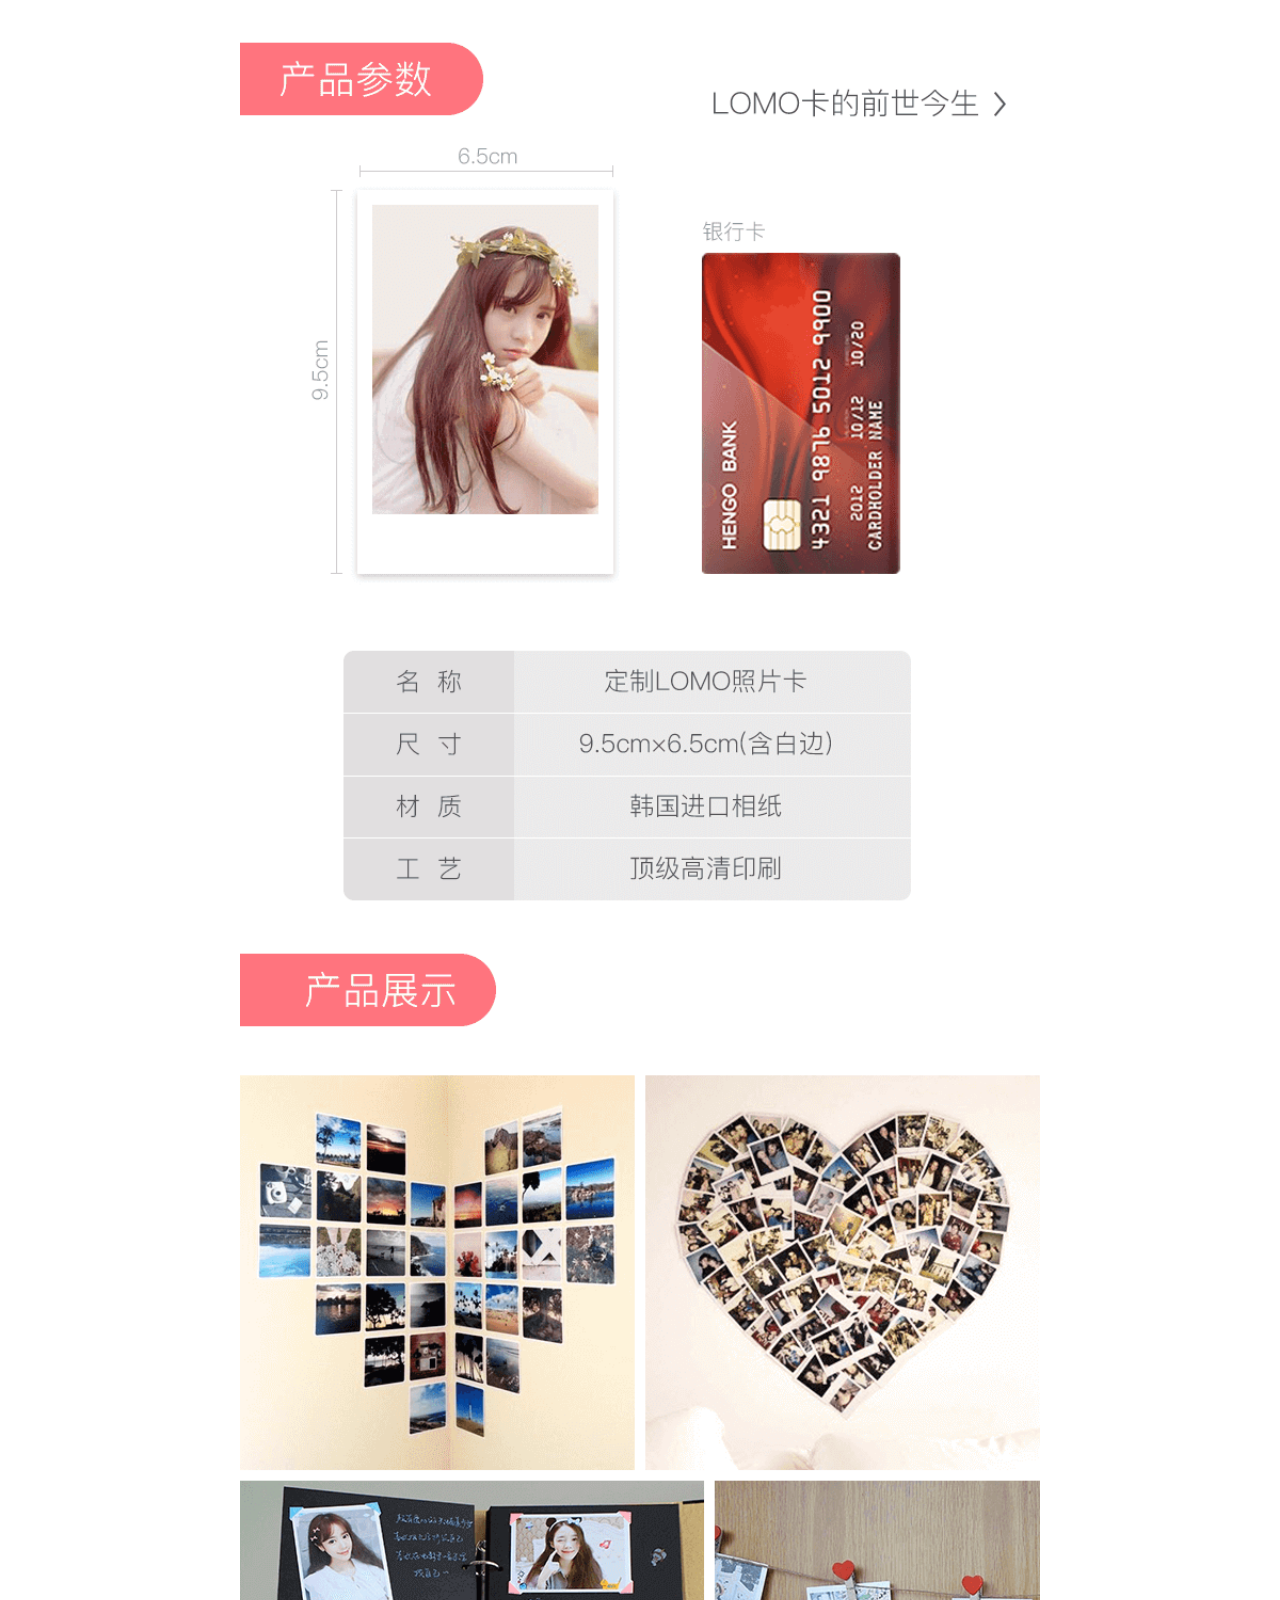
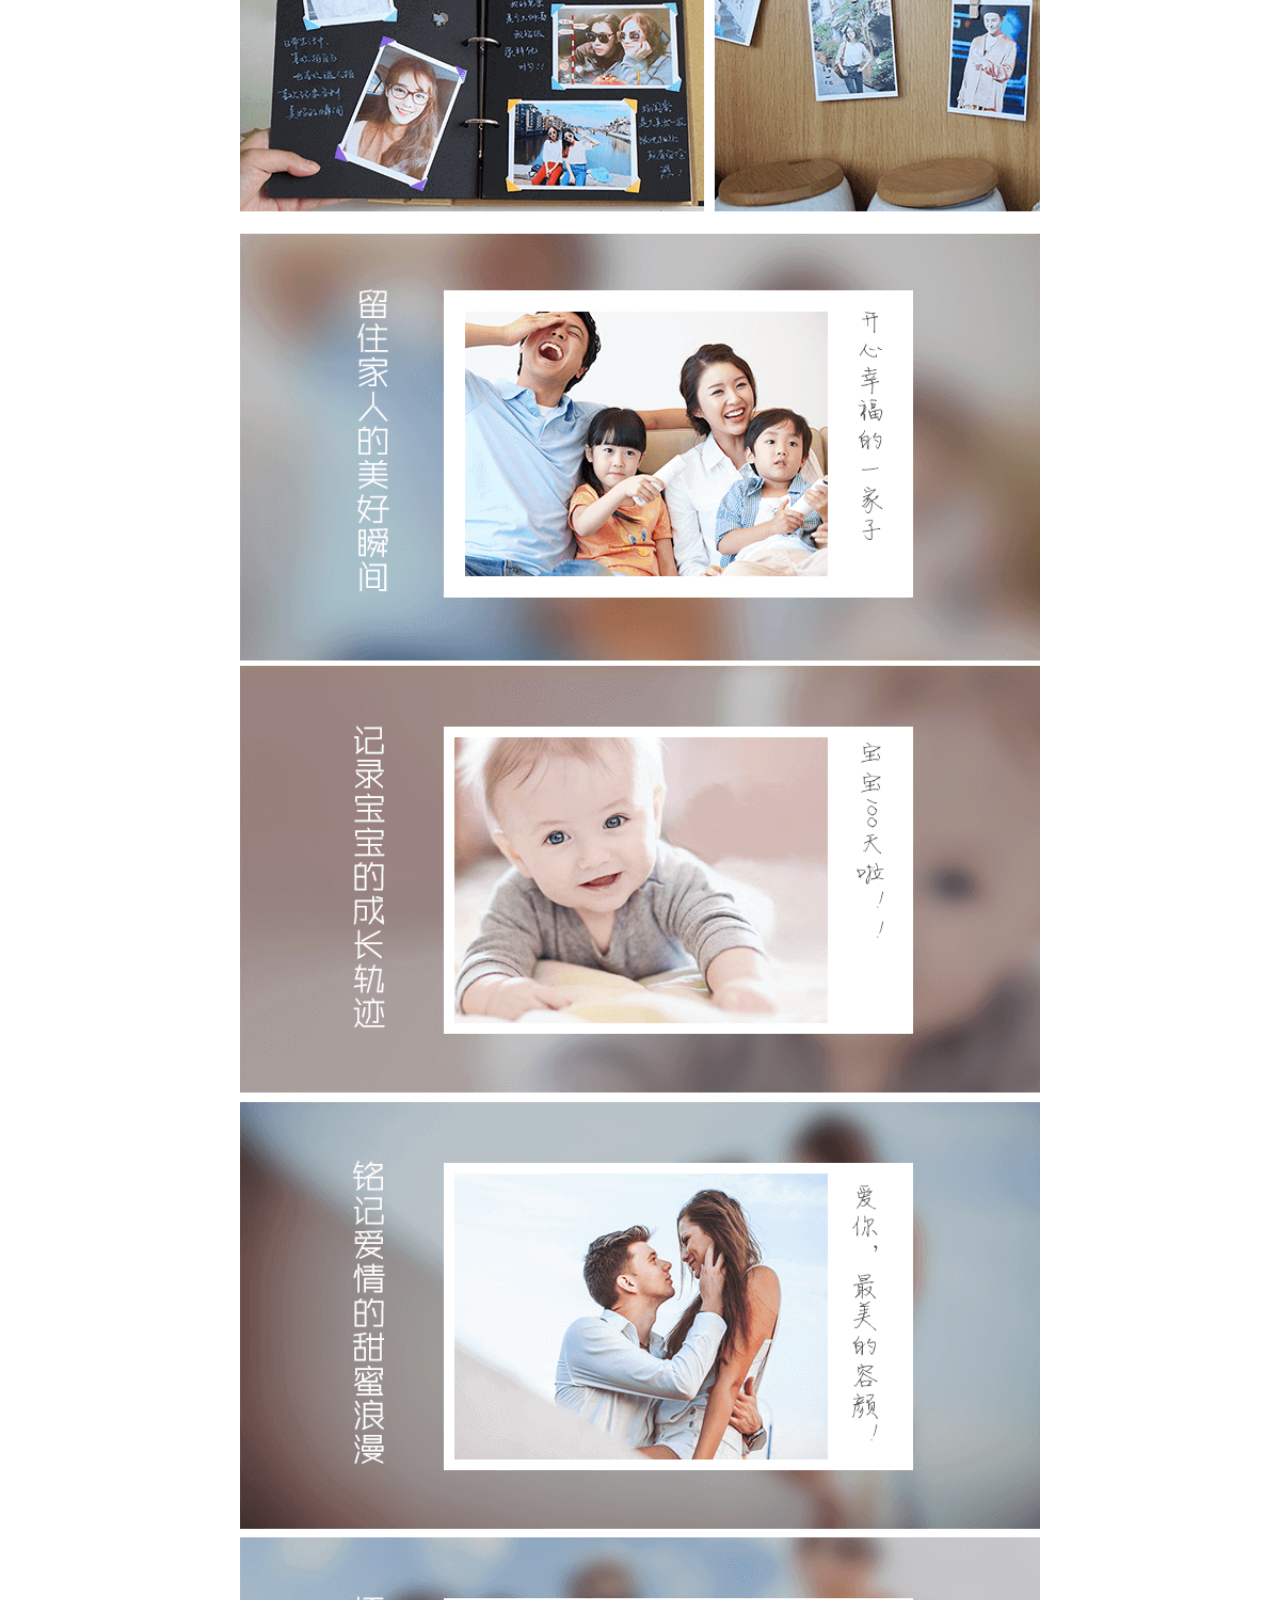
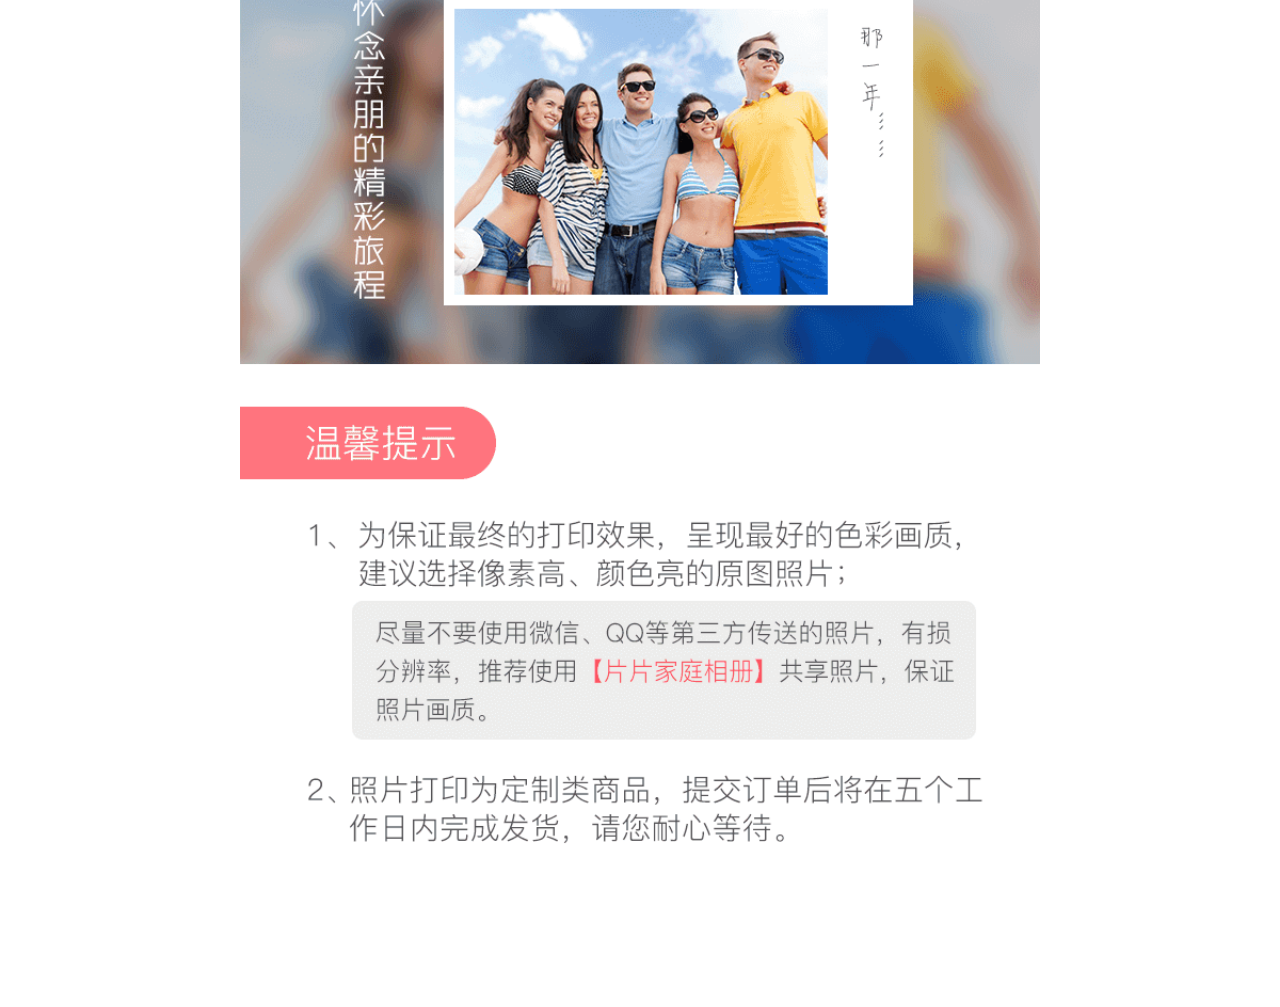
<file: DCWKWebViewDemo/test/index.html>
<!DOCTYPE html>
<html lang="en">
<head>
	<meta charset="UTF-8">
	<meta http-equiv="x-ua-compatible" content="ie=edge">
	<meta name="format-detection" content="telephone=no" />
	<meta name="apple-mobile-web-app-capable" content="yes" />
	<meta name="apple-mobile-web-app-status-bar-style" content="black" />
	<meta name="viewport" content="width=device-width, initial-scale=1,user-scalable=0" />
	<title>打印相册</title>
	<style>
            body{max-width:800px;margin:0 auto;}
            .button{display:block;position:fixed;bottom:1.5rem;left:30%;margin:0 auto;height:2.25rem;width:40%;text-align:center;line-height:2.25rem;color:rgb(255,255,255);background:rgb(255, 80, 92);border-radius:6rem;border:0.125rem solid rgb(255,255, 255);text-decoration: none;font-weight: 400!important;font-size:0.875rem;}
            .bottom{height:4rem}
	</style>
</head>
 <body> 
	<div class="costom wrap">
		<img id="desc" usemap="#linkmap" src="print_img_detail_lomo.png" alt="print_bg_service" width="100%" height="auto"/>
                <map name="linkmap" id="linkmap">
		    <area shape="rect" coords="0,0,747,118" href="https://www.albume.cn/lomo.html">
		</map>
	</div>
	<div class="bottom"></div>
        <a class="button" href="javascript:void(0)" style="display:none">立即打印</a>
</body>
<script src="jquery.min.js"></script>
<script>
    $('.button').click(function(){
        $(this).attr("href", "lomo://");
    });

    var urlParam = getReparam();
    if ('true' == urlParam['show-buy-button'])
    {
    	$('.button').show();    
    }

    function getReparam()
    {
        var urlParamobj = new Object();

        var url = window.location.search;
        if (url.indexOf('?') != -1)
        {
            var urlStr = url.substr(1);
            urlParam = urlStr.split('&');
            for(var i=0; i<urlParam.length; i++)
            {
                var paramKey = urlParam[i].split('=')[0];
                var paramValue = unescape(urlParam[i].split('=')[1]);
                urlParamobj[paramKey] = paramValue;
            }
         }

         return urlParamobj;
    }
</script>
</html>
</file>
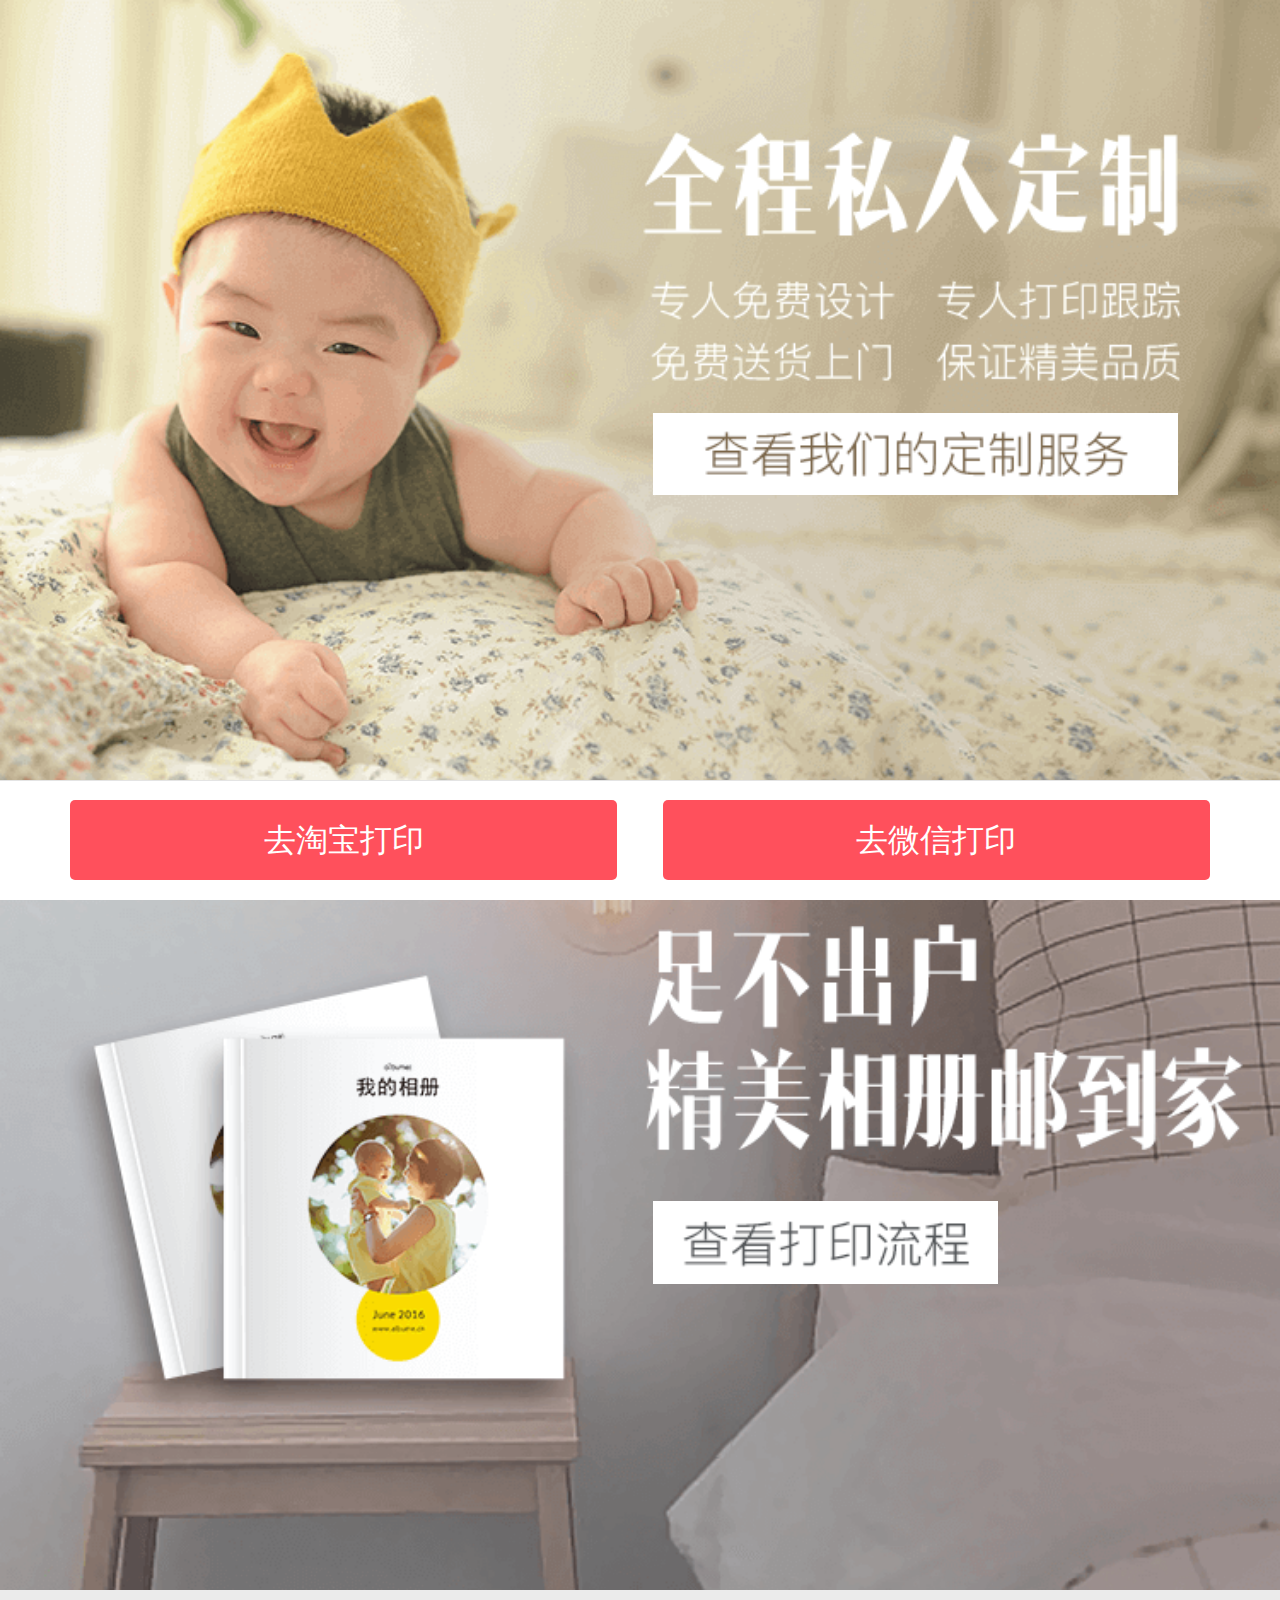
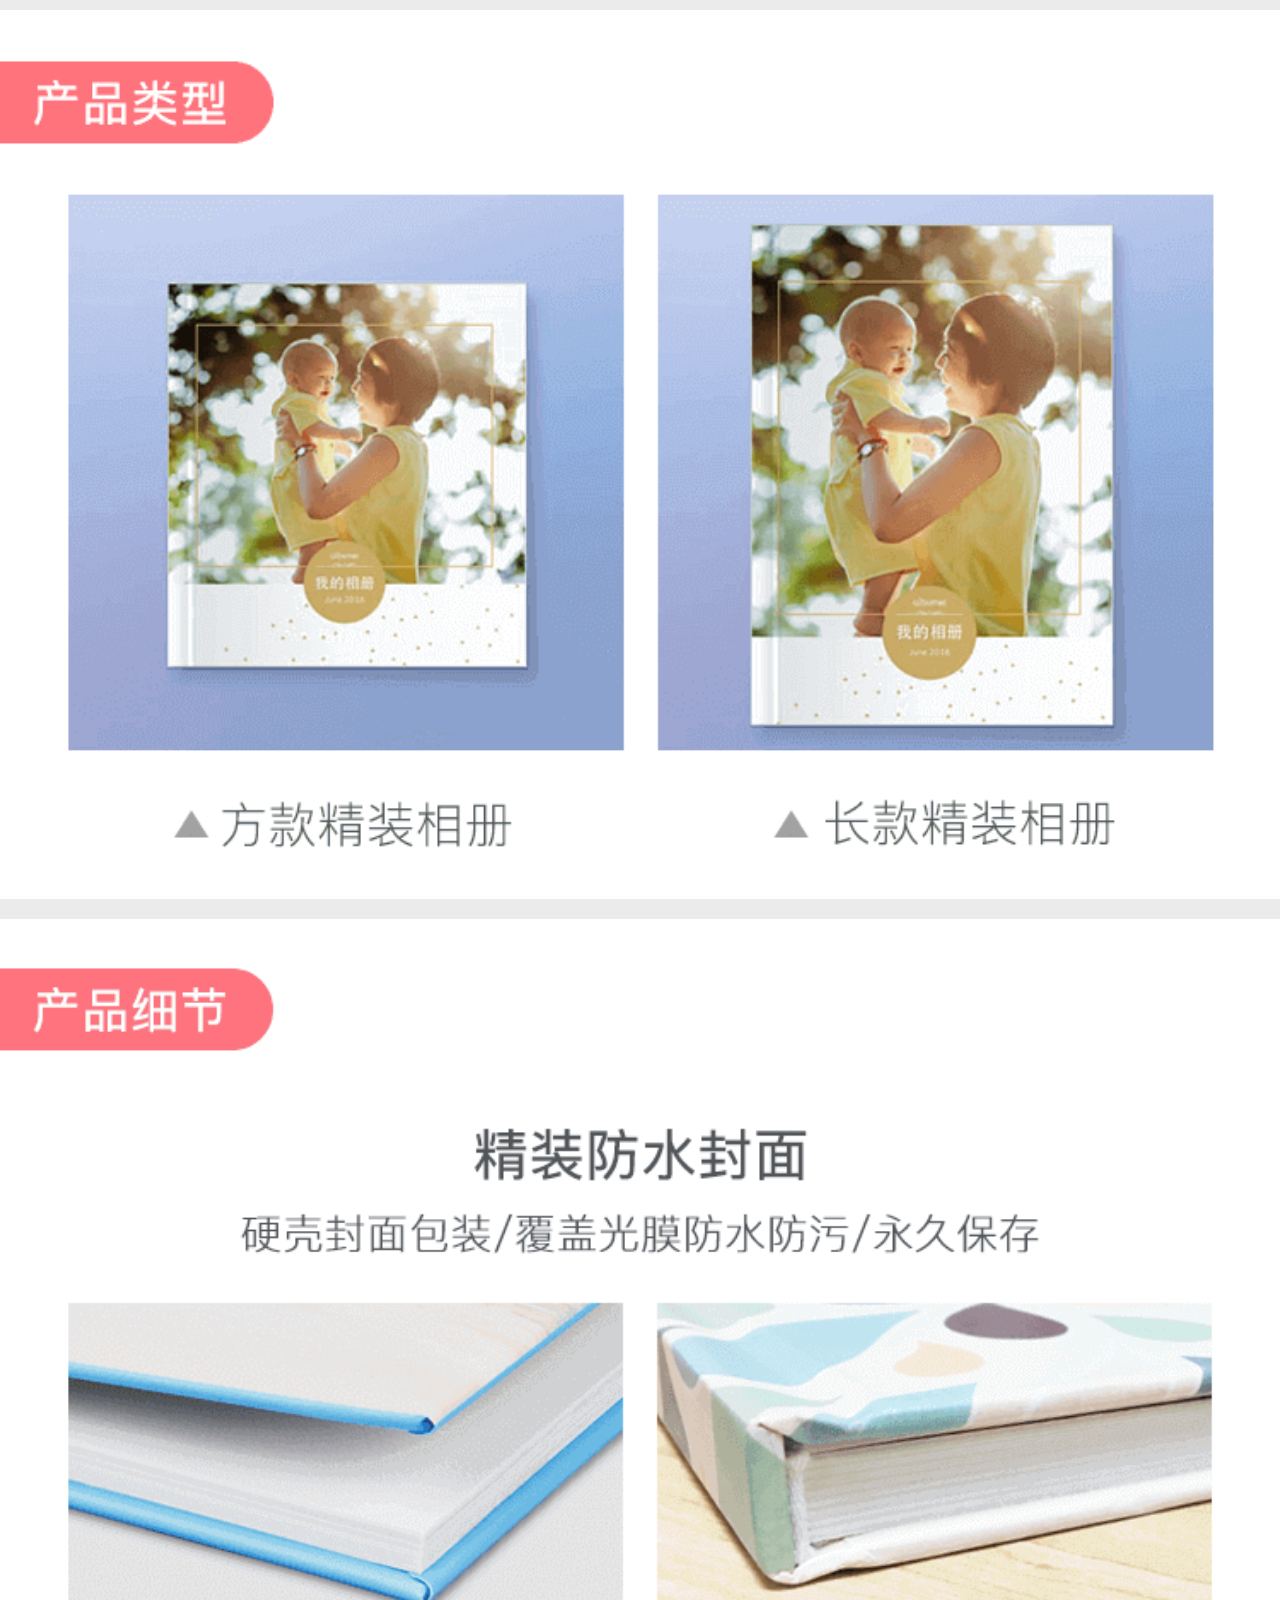
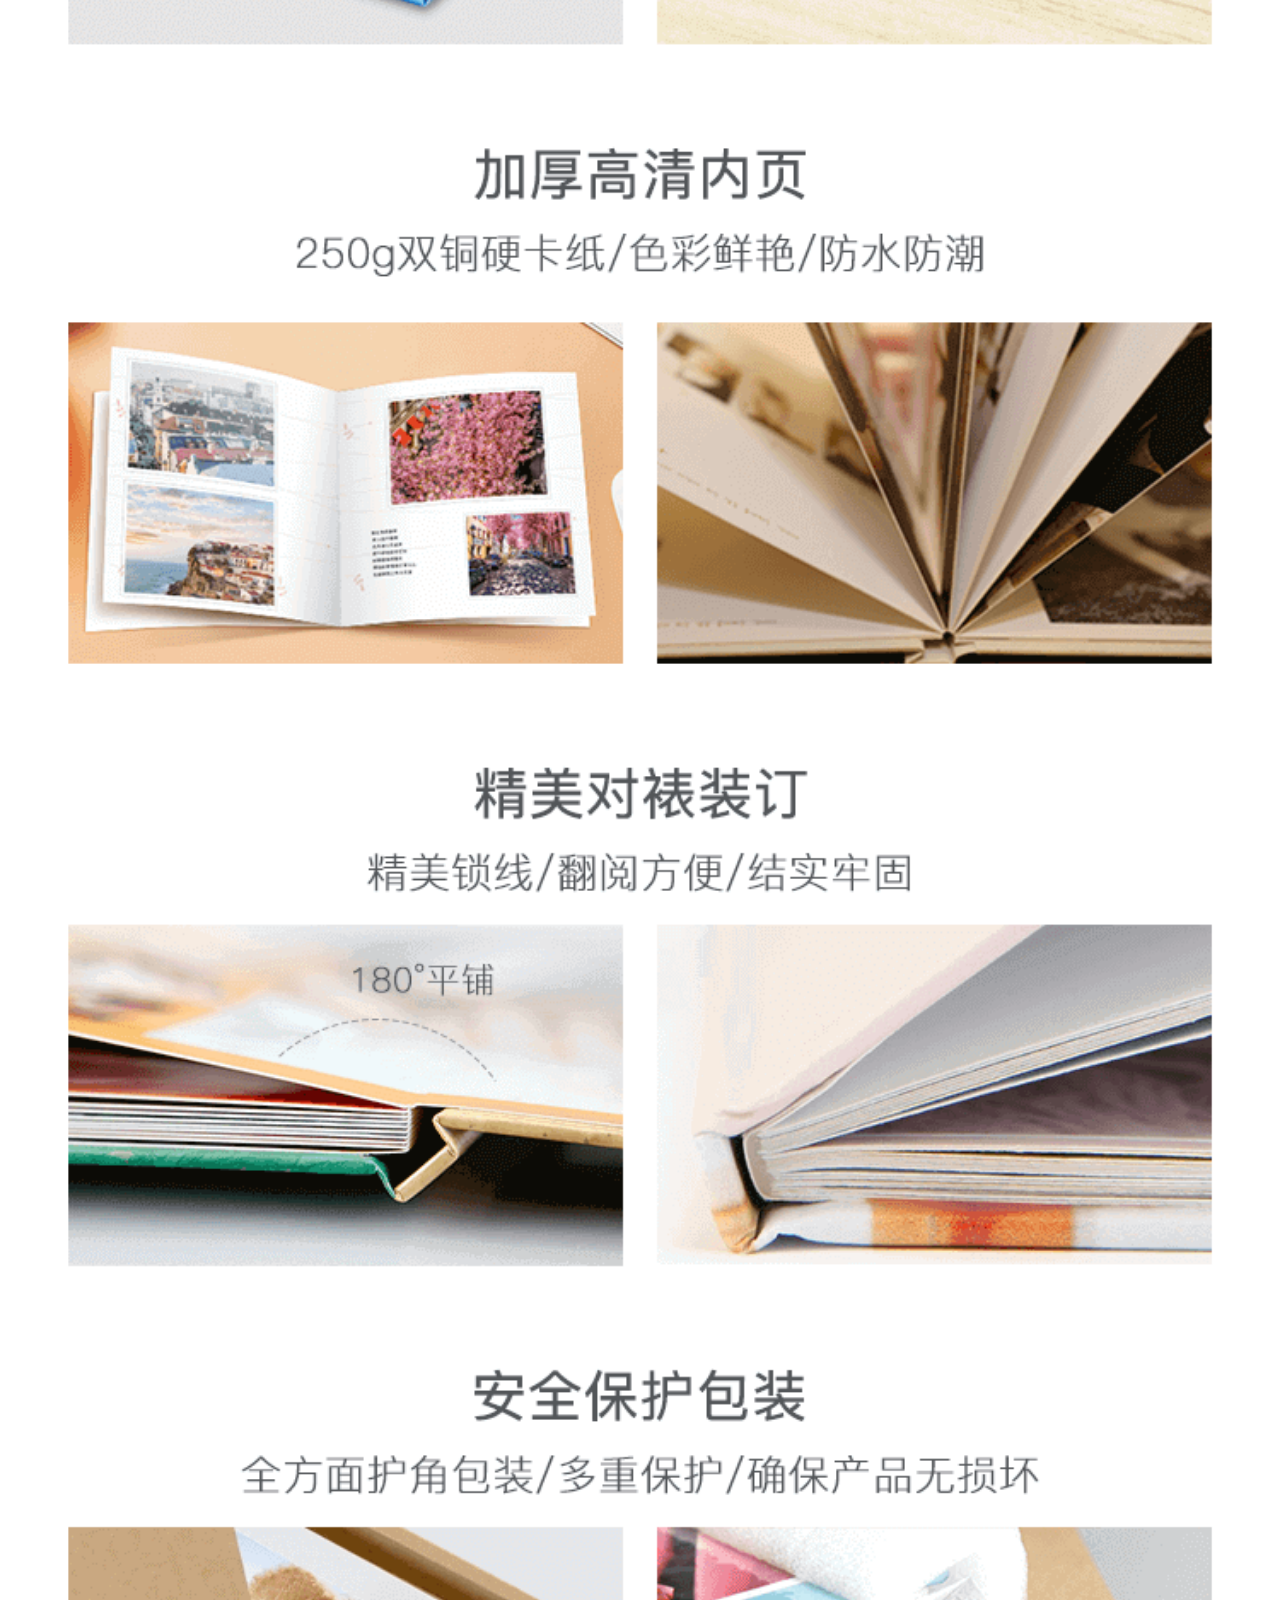
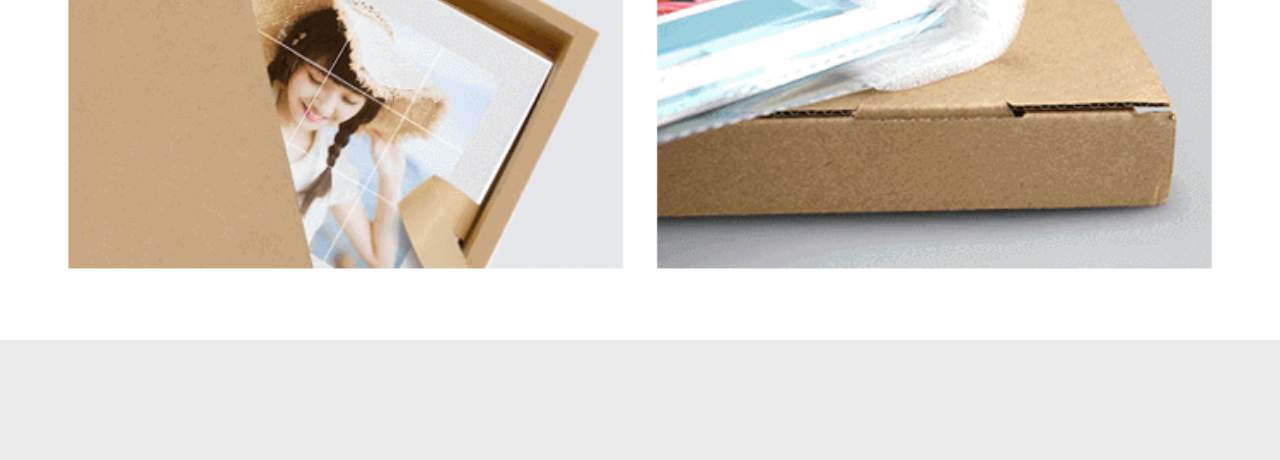
<file: DCWKWebViewDemo/test_2/index.html>
<!DOCTYPE html>
<html lang="en">
<head>
	<meta charset="UTF-8">
	<meta http-equiv="x-ua-compatible" content="ie=edge">
	<meta name="format-detection" content="telephone=no" />
	<meta name="apple-mobile-web-app-capable" content="yes" />
	<meta name="apple-mobile-web-app-status-bar-style" content="black" />
	<meta name="viewport" content="width=device-width, initial-scale=1,user-scalable=0" />
	<title>打印相册</title>
	<link rel="stylesheet" type="text/css" href="normalize.min.css">
	<link rel="stylesheet" type="text/css" href="printpage.min.css">
</head>
 <body> 
	<!--campaign-->
        <!--
	<div class="campaign wrap">
		<img src="print_bg_sale.png" alt="print_bg_sale" width="100%" height="auto"/>
		<a href="javascript:void(0);" class="showBuy" id="showBuy">
			<img src="print_btn_sale.png" alt="print_btn_sale" width="100%" height="auto">
		</a>
	</div>-->
	<!--costom-->
	<div class="costom wrap">
		<img src="print_bg_service.png" alt="print_bg_service" width="100%" height="auto"/>
		<a href="./showPrint.html" class="showCos">
			<img src="print_btn_service.png" alt="print_btn_service" width="100%" height="auto">
		</a>	
	</div>
	<!--post-->
	<div class="post wrap">
		<img src="print_bg_step.png" alt="print_bg_step" width="100%" height="auto"/>
		<a href="javascript:void(0);" class="showPost" id="showPost">
			<img src="print_btn_step.png" alt="print_btn_step" width="100%" height="auto">
		</a>
	</div>
	<!--product-->
	<div class="product wrap">
		<img src="print_bg_type.png" alt="print_bg_type" width="100%" height="auto"/>
	</div>
	<!--explain-->
	<div class="explain">	
		<img src="print_bg_detail.png" alt="print_bg_detail" width="100%" height="auto"/>
	</div>
	<!--printbtn-->
	<div class="printbtn">
		<div class="printwrap">
			<div class="btnbox">
				<a href="javascript:void(0);" class="btn taobao toTaobao">去淘宝打印</a>
				<a href="javascript:void(0);" class="btn weixin toWeixin">去微信打印</a>
			</div>
		</div>
	</div>
	<div id="coverPage"></div>
	<!--whereToBuy-->
	<div id="whereToBuy">
		<a href="javascript:void(0);" class="toPrint toTaobao">去淘宝打印</a>
		<a href="javascript:void(0);" class="toPrint toWeixin">去微信打印</a>
		<a href="javascript:void(0);" id="cancel" class="cancel">取消</a>
	</div>
	<!--showPrint-->
	<div id="showPrint" style="font-size:1.13rem">
		<div class="content">
			<h1>打印流程</h1>
			<div class="citem">
				<p><span class="num">1.</span>选中相册后，点击屏幕下方【去淘宝打</p>
				<p class="oitem">印】或【去微信打印】;</p>
			</div>
			<div class="citem">
				<p><span class="num">2.</span>跳转至淘宝商城或微信商城后点击【联</p>
				<p class="oitem">系卖家】，将您的需求告诉客服，客服</p>
				<p class="oitem">将全程为您挑选照片、免费排版、免费</p>
				<p class="oitem">设计、免费制作;</p>
			</div>
			<div class="citem">
				<p><span class="num">3.</span>客服将制作好的相册给您预览，满意后</p>
				<p class="oitem">您再拍下商品、提交订单、付款，就可</p>
				<p class="oitem">以在家坐等收货了;</p>
			</div>
			<div class="citem">
				<p><span class="num">4.</span>打印工厂为您定制相册，完成纸质相册</p>
				<p class="oitem">输出;</p>
			</div>
			<div class="citem">
				<p><span class="num">5.</span>物流免费送货上门。</p>
			</div>
		</div>
		<a href="javascript:void(0)" class="closeBtn" id="closeBtn">我知道了</a>
	</div>
	<!--weixinTip-->
        <div id="weixinTip">
                <div class="weixinTitle">请添加微信公众号进行打印</div>
                <div class="tipLogo">
                    <img src="./print_logo_wechat.png"/>
                </div>
                <div class="weixinContent">
                    <div class="textDesc">
                        <span>
                            复制公众号名称后，在微信主页右上角点击【+】，依次选择：【添加朋友】-【公众号】- 将公众号名称粘贴至输入框，即可进行搜索添加。
                        </span>
                    </div>
                    <div class="picGuide">
                        <img src="./print_pop_img_01.png"/>
                        <img src="./print_pop_img_02.png"/>
                    </div>
                </div>
                <div class="copyButton">
                    <a id="copy" onclick="copy(this)" href="javascript:void(0)"/>点击复制公众号名称</a>
                </div>
                <div class="line"></div>
                <div class="tarBar" style="text-align:center;">
                    <a href="javascript:void(0);" class="btnLeft" style="float:left">稍后再说</a>
                    <a href="javascript:void(0);" class="btnRight" style="float:right">前往微信</a>
                    <div style="clear:both;"></div>
                </div>
        </div>
	<script src="jquery.min.js"></script>
	<script type="text/javascript" src="printpage.min.js"></script>
        <script type="text/javascript">
	    $(".toTaobao").on("click",function(){
                var urlParam = getReparam();
                var isSucc = urlParam.isInstalledTaobao;
		if(isSucc !== null){
			if(isSucc){
				if(isSucc == "true"){
					$(".toTaobao").attr("href","taobao://shop460441122.taobao.com");
				}else{
					$(".toTaobao").attr("href","https://shop460441122.taobao.com");
				}
			}else{
				$(".toTaobao").attr("href","https://shop460441122.taobao.com");
			}
		}else{
			$(".toTaobao").attr("href","http://e22a.com/h.YOzyI7?cv=AAYtcUcf&sm=2103eb");
		}
	 });
        </script> 
</body>
</html>
</file>
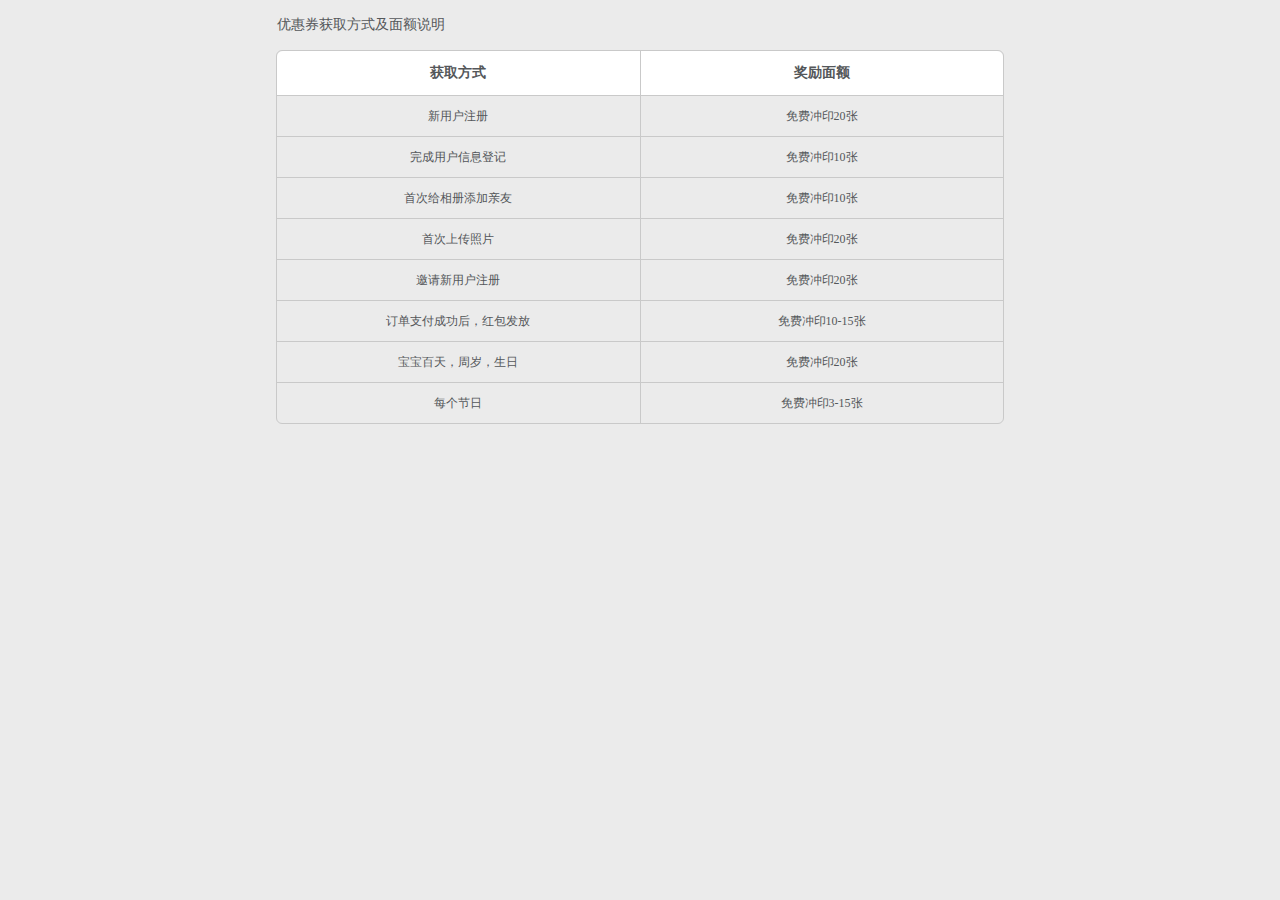
<file: DCWKWebViewDemo/test/lomoDesc.html>
<!DOCTYPE html>
<html lang="en">
    <head>
	<meta charset="UTF-8">
	<meta http-equiv="x-ua-compatible" content="ie=edge">
	<meta name="format-detection" content="telephone=no" />
	<meta name="apple-mobile-web-app-capable" content="yes" />
	<meta name="apple-mobile-web-app-status-bar-style" content="black" />
	<meta name="viewport" content="width=device-width, initial-scale=1,user-scalable=0" />
	<title>打印相册</title>
	<style>
            body{max-width:800px;margin:0 auto;background:#EBEBEB;font-size:0.875rem;color:rgb(84,87,90);font-family:微软雅黑;}
	    body>div{width:90.66666666%;margin:0 auto;}
	    .tableCell{border:1px solid rgb(201,201, 201);border-radius:2px;text-align:center;}
	    .tableCell .title{display:-webkit-box;display:-webkit-flex;display:-ms-flexbox;display:flex;background:#fff;color:rgb(84,87,90);font-weight:bold;height:2.75rem;}
	    .tableCell .title div:nth-child(2){width:1px;height:100%;background:rgb(201, 201, 201)}
	    .tableCell .title div:first-child, .tableCell .title div:last-child{-webkit-box-flex:1;-webkit-flex:1;-ms-flex:1;flex:1;margin:auto 0;}
	    .tableCell .rowsBorder{width:100%;height:1px;background:rgb(201,201,201);}
            .tableCell .rows{display:-webkit-box;display:-webkit-flex;display:-ms-flexbox;display:flex;height:2.5rem;font-size:0.75rem;}
	    .tableCell .rows>div:nth-child(2){width:1px;height:100%;background:rgb(201, 201, 201)}
	    .tableCell .rows>div:first-child, .tableCell .rows>div:last-child{-webkit-box-flex:1;-webkit-flex:1;-ms-flex:1;flex:1;margin:auto 0;}
            .tableCell, .tableCell>div:first-child{border-radius:6px 6px 0px 0px;}
            .tableCell, .tableCell>div:last-child{border-bottom-left-radius:6px;}
            .tableCell, .tableCell>div:last-child{border-bottom-right-radius:6px;}
	</style>
    </head>
    <body>
        <div style="line-height:50px;">
	    优惠券获取方式及面额说明
	</div>
	<div class="tableCell">
            <div class="title">
                <div>获取方式</div>	
                <div></div>	
                <div>奖励面额</div>	
	    </div>
	    <div class="rowsBorder"></div>
            <div class="rows">
                <div>新用户注册</div>	
                <div></div>	
                <div>免费冲印20张</div>	
	    </div>
	    <div class="rowsBorder"></div>
            <div class="rows">
                <div>完成用户信息登记</div>	
                <div></div>	
                <div>免费冲印10张</div>	
	    </div>
	    <div class="rowsBorder"></div>
            <div class="rows">
                <div>首次给相册添加亲友</div>	
                <div></div>	
                <div>免费冲印10张</div>	
	    </div>
	    <div class="rowsBorder"></div>
            <div class="rows">
                <div>首次上传照片</div>	
                <div></div>	
                <div>免费冲印20张</div>	
	    </div>
	    <div class="rowsBorder"></div>
            <div class="rows">
                <div>邀请新用户注册</div>	
                <div></div>	
                <div>免费冲印20张</div>	
	    </div>
	    <div class="rowsBorder"></div>
            <div class="rows">
                <div>订单支付成功后，红包发放</div>	
                <div></div>	
                <div>免费冲印10-15张</div>	
	    </div>
	    <div class="rowsBorder"></div>
            <div class="rows">
                <div>宝宝百天，周岁，生日</div>	
                <div></div>	
                <div>免费冲印20张</div>	
	    </div>
	    <div class="rowsBorder"></div>
            <div class="rows">
                <div>每个节日</div>	
                <div></div>	
                <div>免费冲印3-15张</div>	
	    </div>
	</div>
    </body>
</html>
</file>
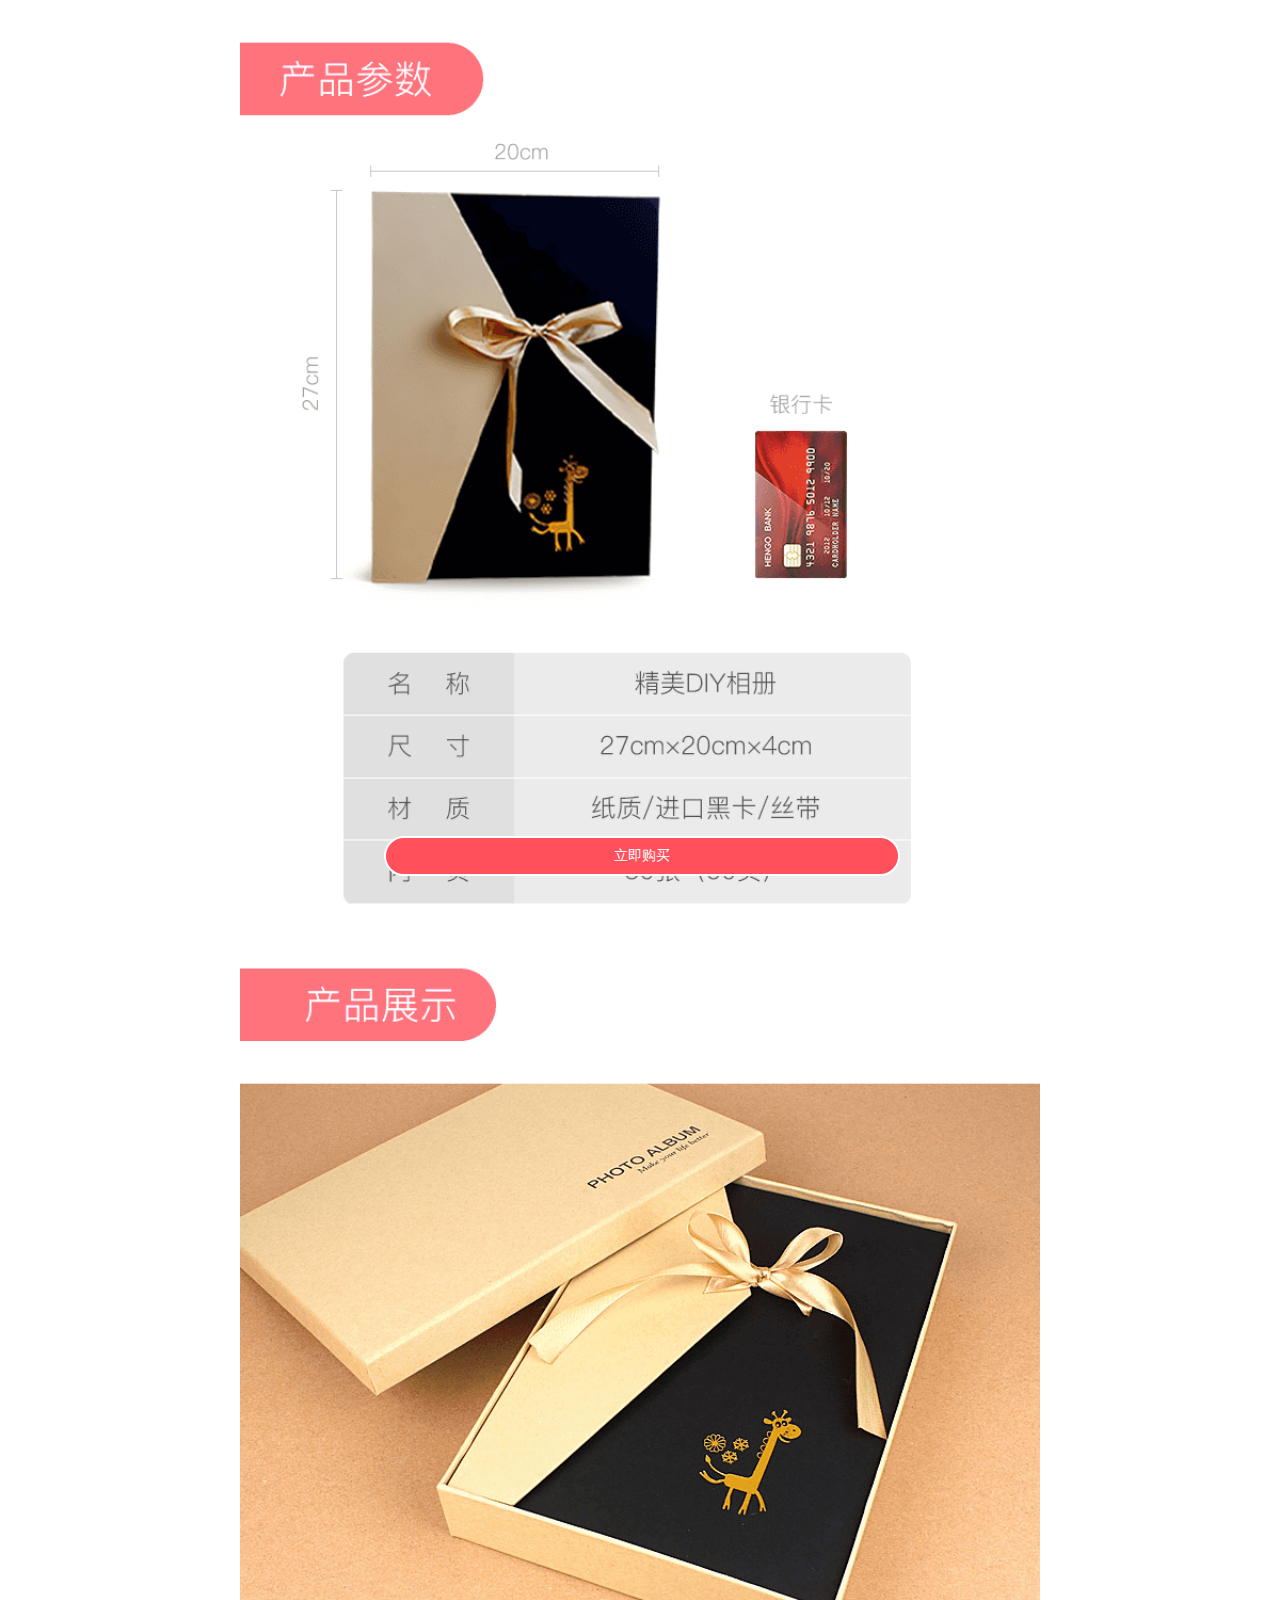
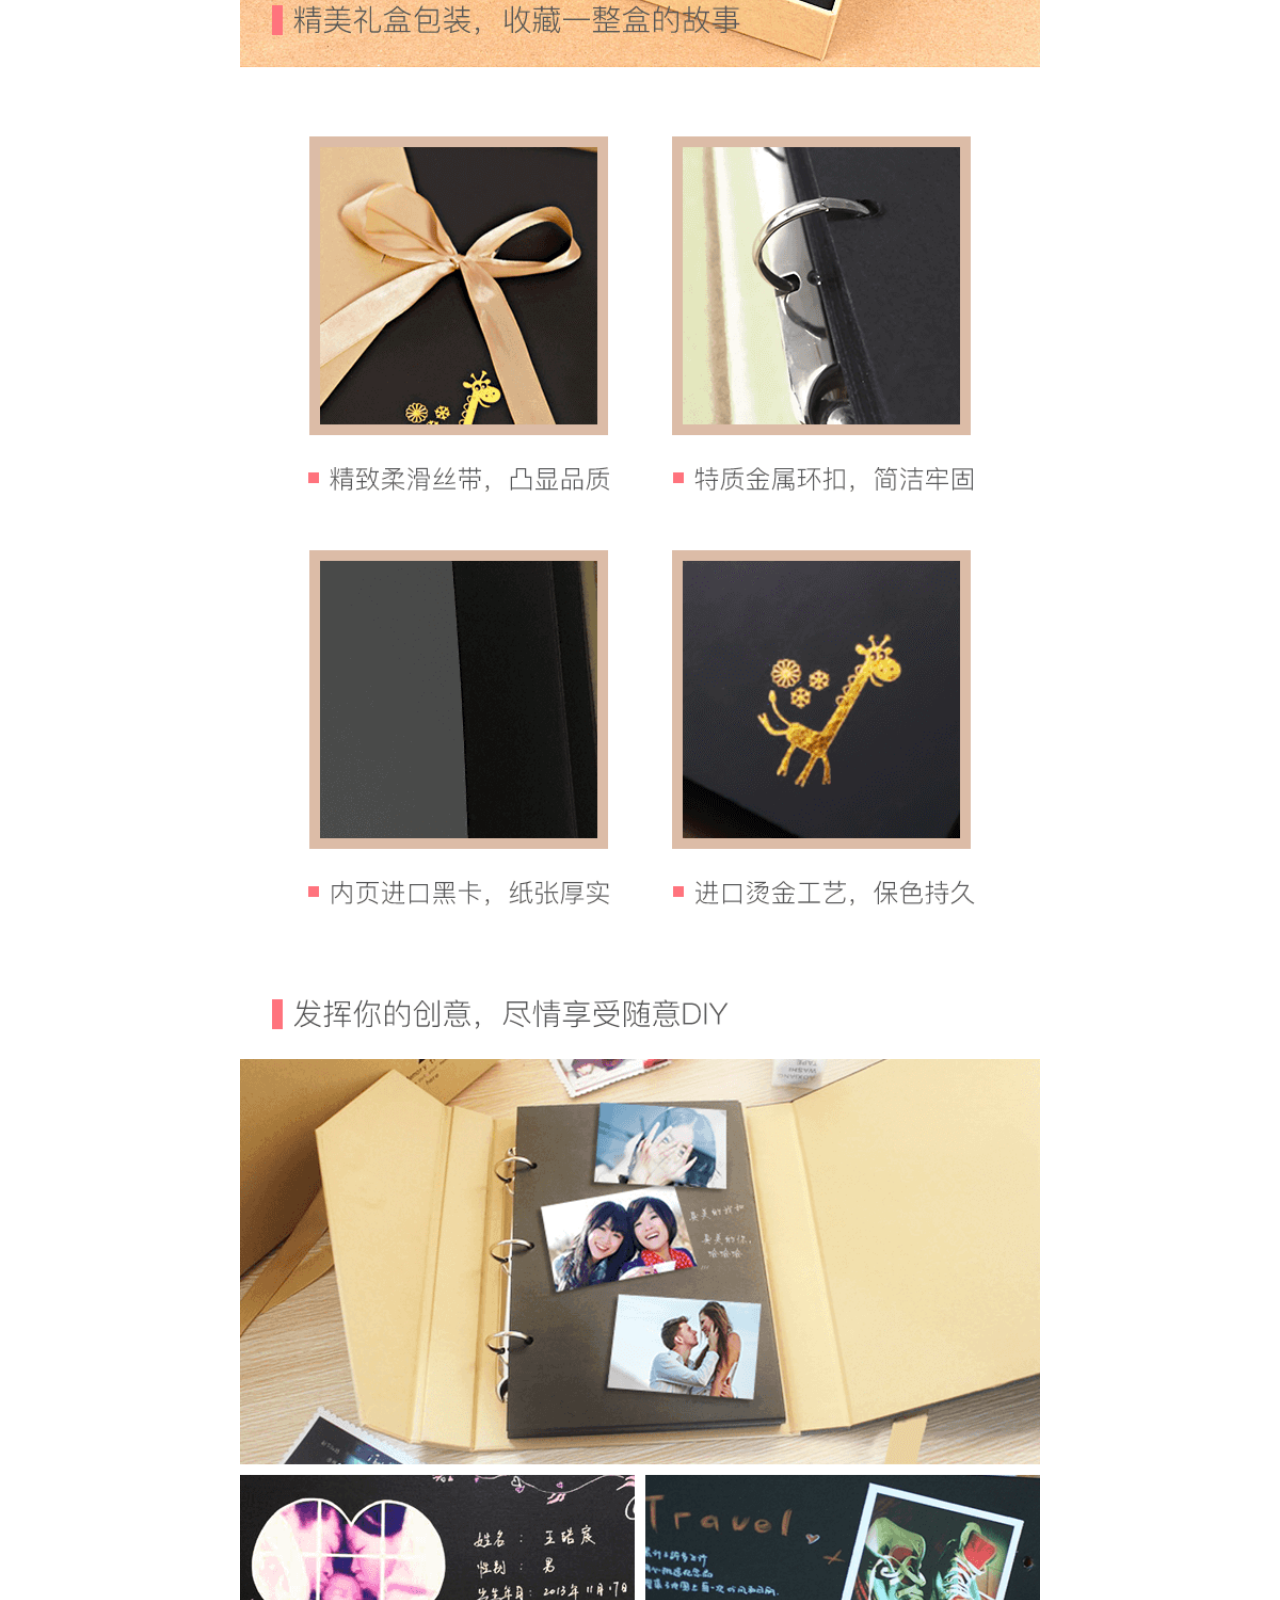
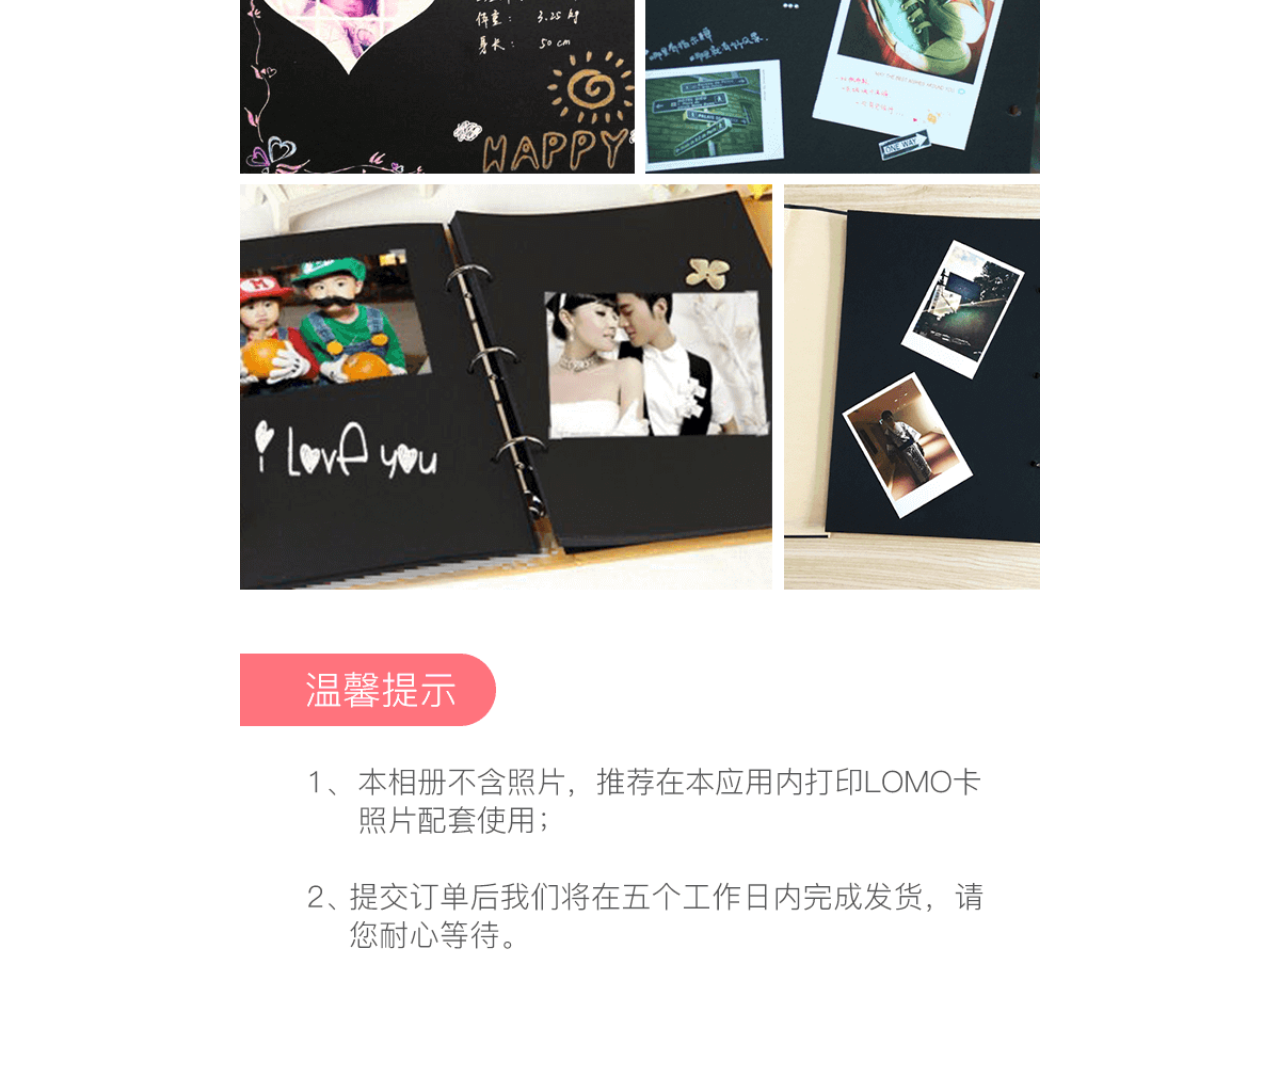
<file: DCWKWebViewDemo/test/print_album.html>
<!DOCTYPE html>
<html lang="en">
<head>
	<meta charset="UTF-8">
	<meta http-equiv="x-ua-compatible" content="ie=edge">
	<meta name="format-detection" content="telephone=no" />
	<meta name="apple-mobile-web-app-capable" content="yes" />
	<meta name="apple-mobile-web-app-status-bar-style" content="black" />
	<meta name="viewport" content="width=device-width, initial-scale=1,user-scalable=0" />
	<title>打印相册</title>
	<style>
            body{max-width:800px;margin:0 auto;}
            .button{display:block;position:fixed;bottom:1.5rem;left:30%;margin:0 auto;height:2.25rem;width:40%;text-align:center;line-height:2.25rem;color:rgb(255,255,255);background:rgb(255, 80, 92);border-radius:6rem;border:0.125rem solid rgb(255,255, 255);text-decoration: none;font-weight: 400!important;font-size:0.875rem;}
            .bottom{height:4rem}
	</style>
</head>
 <body> 
	<div class="costom wrap">
            <img src="print_img_detail_album.png" alt="print_bg_service" width="100%" height="auto"/>
	</div>
	<div class="bottom"></div>
        <a class="button" href="javascript:void(0)">立即购买</a>
</body>
<script src="jquery.min.js"></script>
<script>
    $('.button').click(function(){
        $(this).attr("href", "album://");
    });
</script>
</html>
</file>
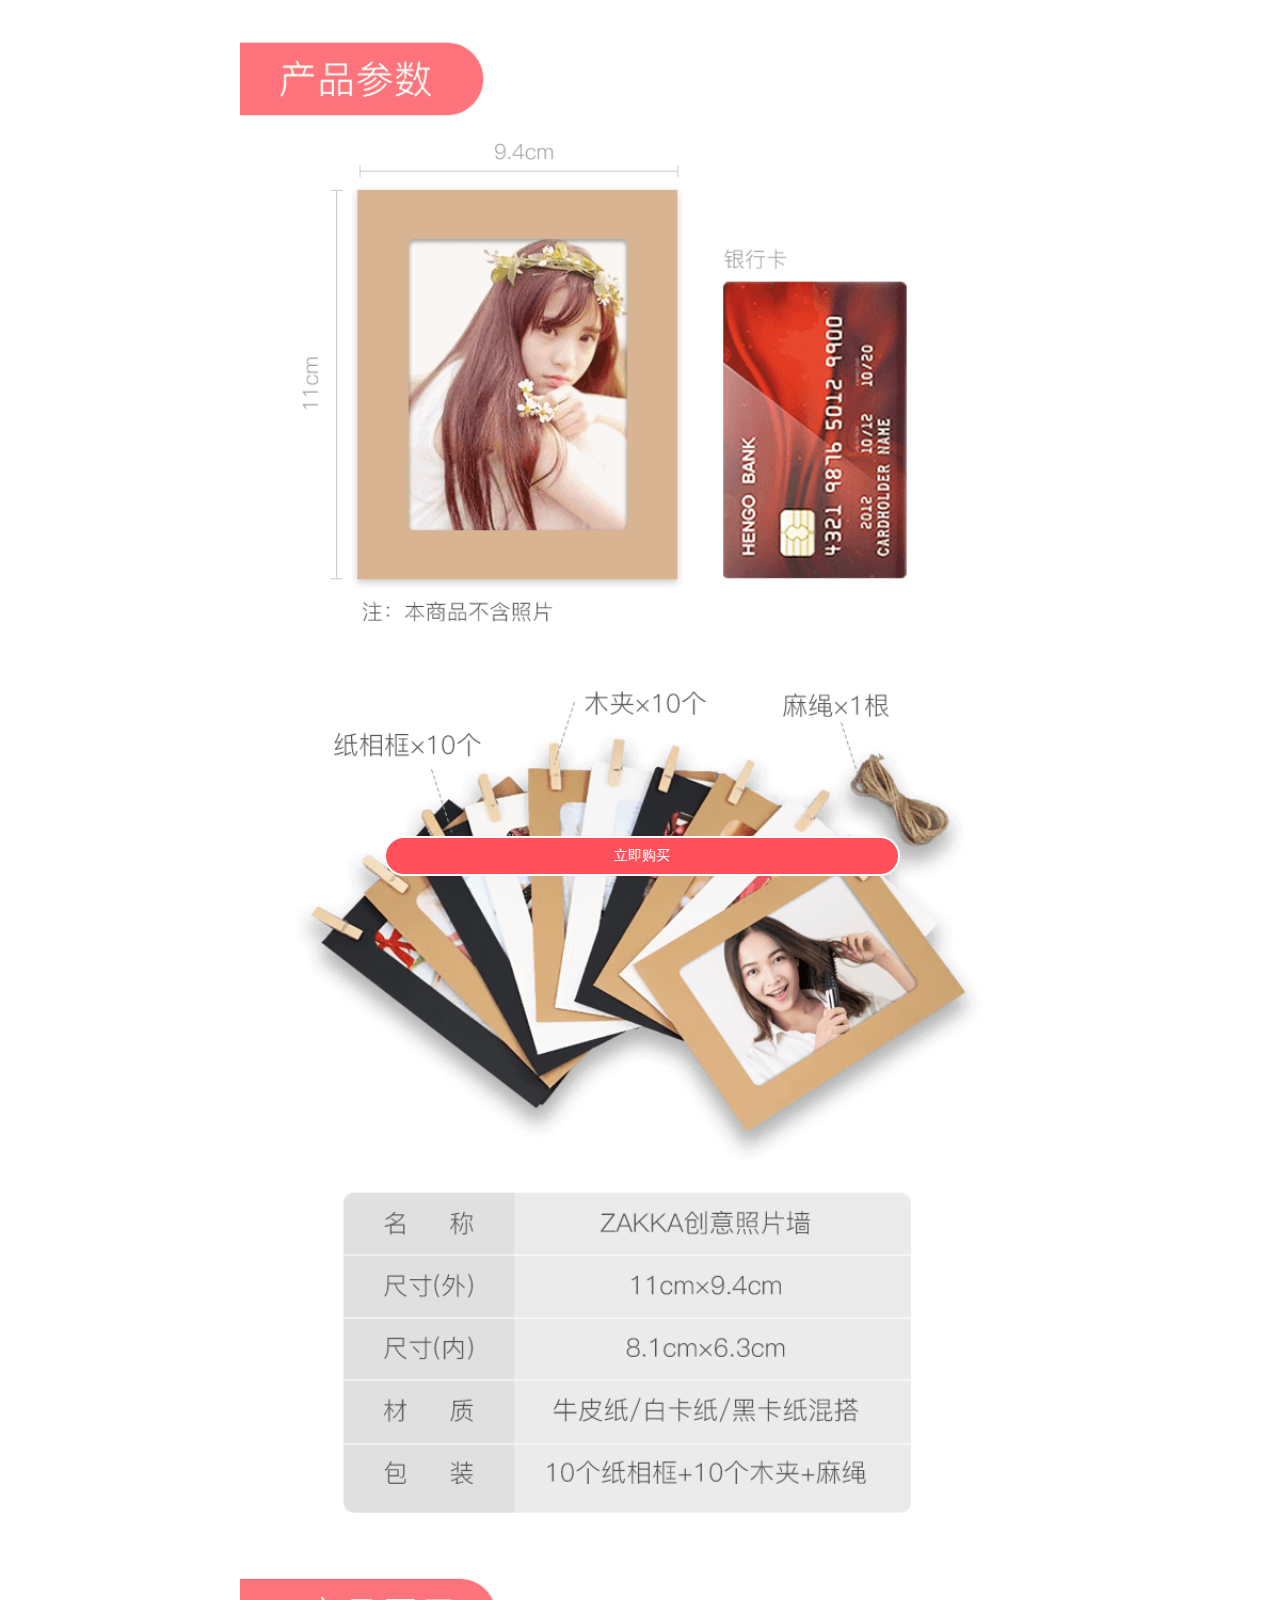
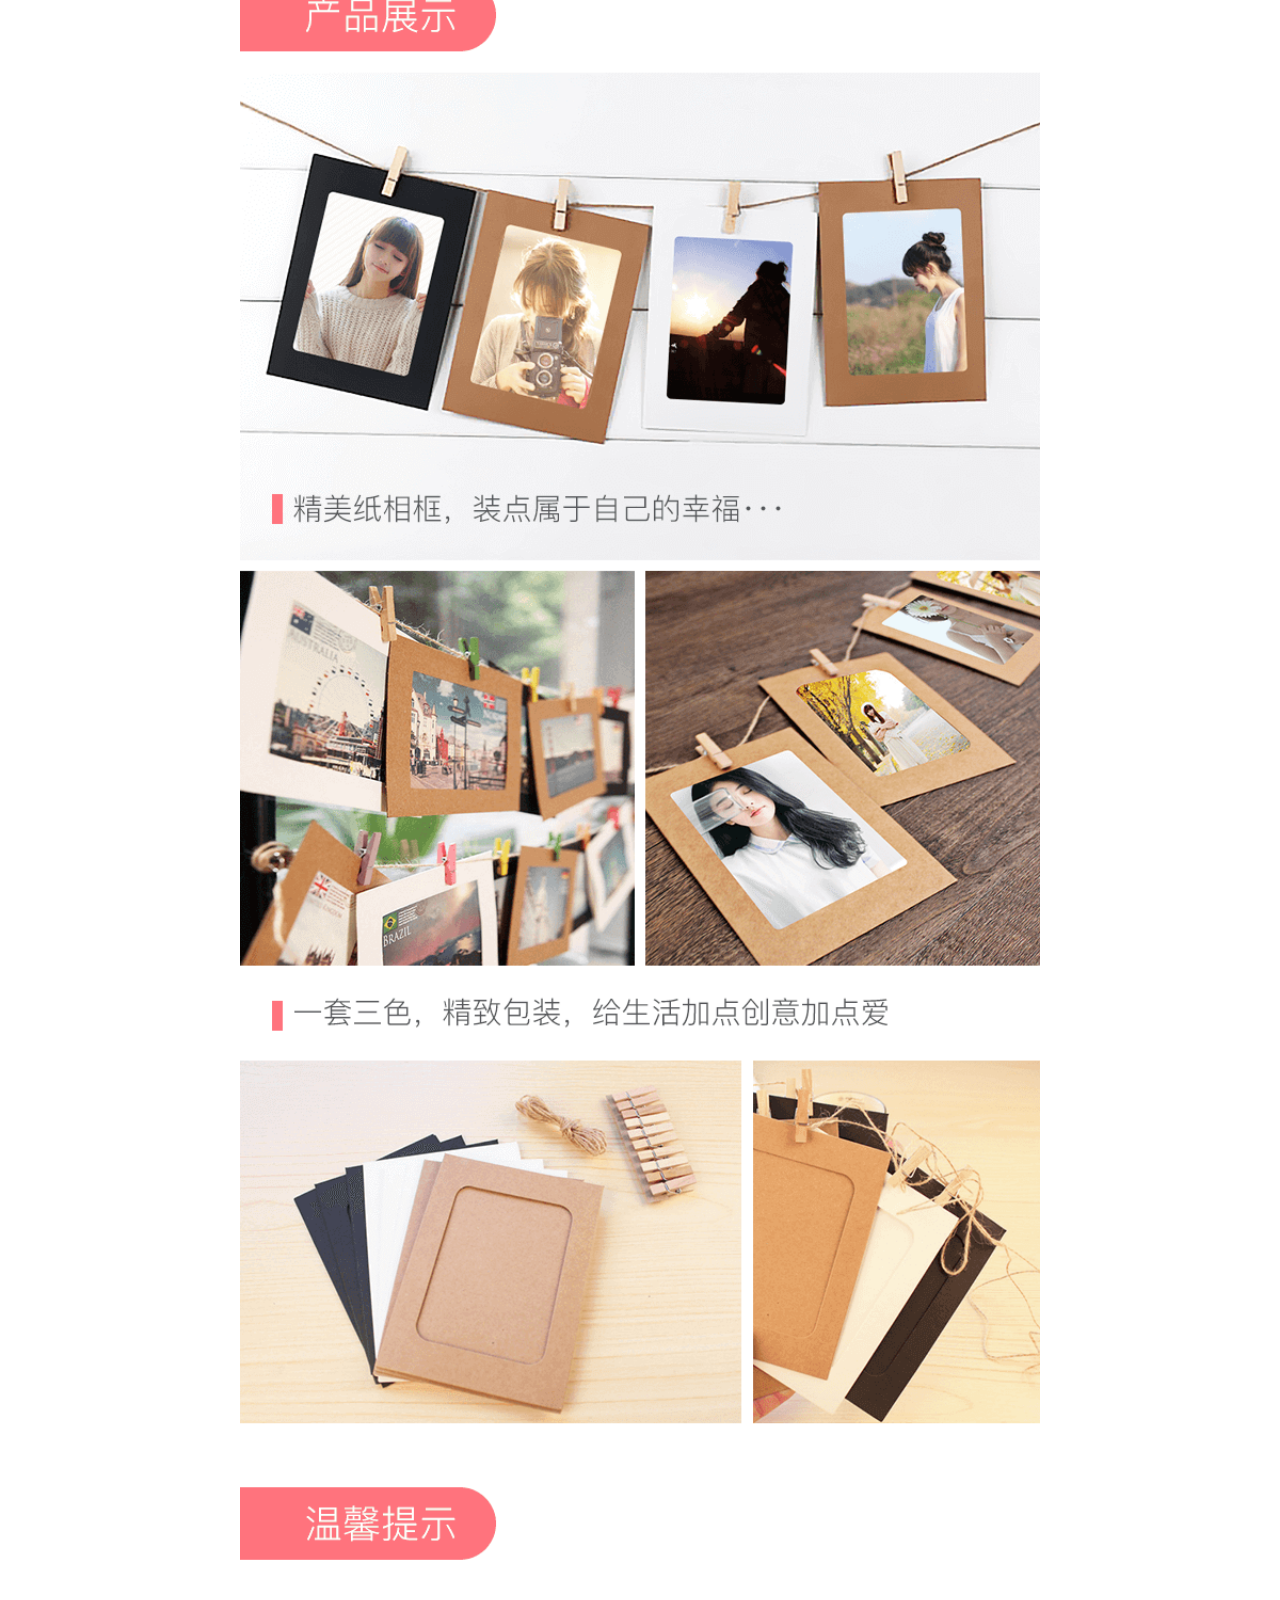
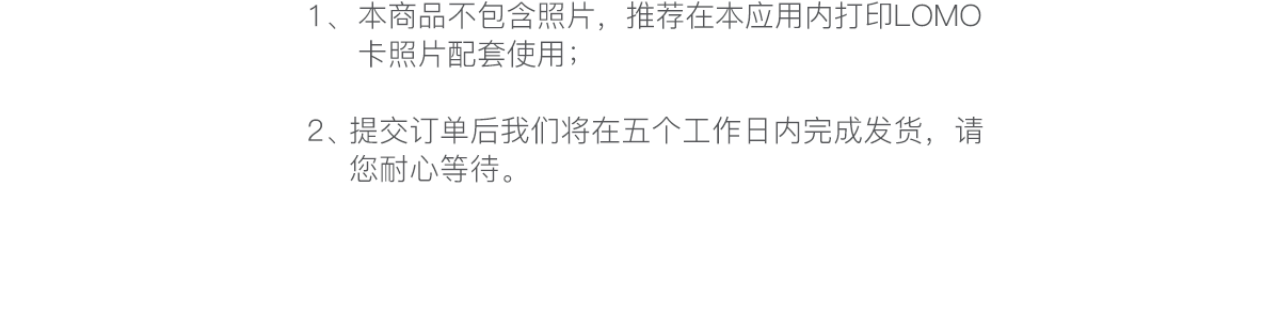
<file: DCWKWebViewDemo/test/print_photoWall.html>
<!DOCTYPE html>
<html lang="en">
<head>
	<meta charset="UTF-8">
	<meta http-equiv="x-ua-compatible" content="ie=edge">
	<meta name="format-detection" content="telephone=no" />
	<meta name="apple-mobile-web-app-capable" content="yes" />
	<meta name="apple-mobile-web-app-status-bar-style" content="black" />
	<meta name="viewport" content="width=device-width, initial-scale=1,user-scalable=0" />
	<title>打印相册</title>
	<style>
            body{max-width:800px;margin:0 auto;}
            .button{display:block;position:fixed;bottom:1.5rem;left:30%;margin:0 auto;height:2.25rem;width:40%;text-align:center;line-height:2.25rem;color:rgb(255,255,255);background:rgb(255, 80, 92);border-radius:6rem;border:0.125rem solid rgb(255,255, 255);text-decoration: none;font-weight: 400!important;font-size:0.875rem;}
            .bottom{height:4rem}
	</style>
</head>
 <body> 
	<div class="costom wrap">
		<img src="print_img_detail_Photowall.png" alt="print_bg_service" width="100%" height="auto"/>
	</div>
        <div class="bottom">
	</div>
        <a class="button" href="javascript:void(0)">立即购买</a>
</body>
<script src="jquery.min.js"></script>
<script>
    $('.button').click(function(){
        $(this).attr("href", "photowall://");
    });
</script>
</html>
</file>
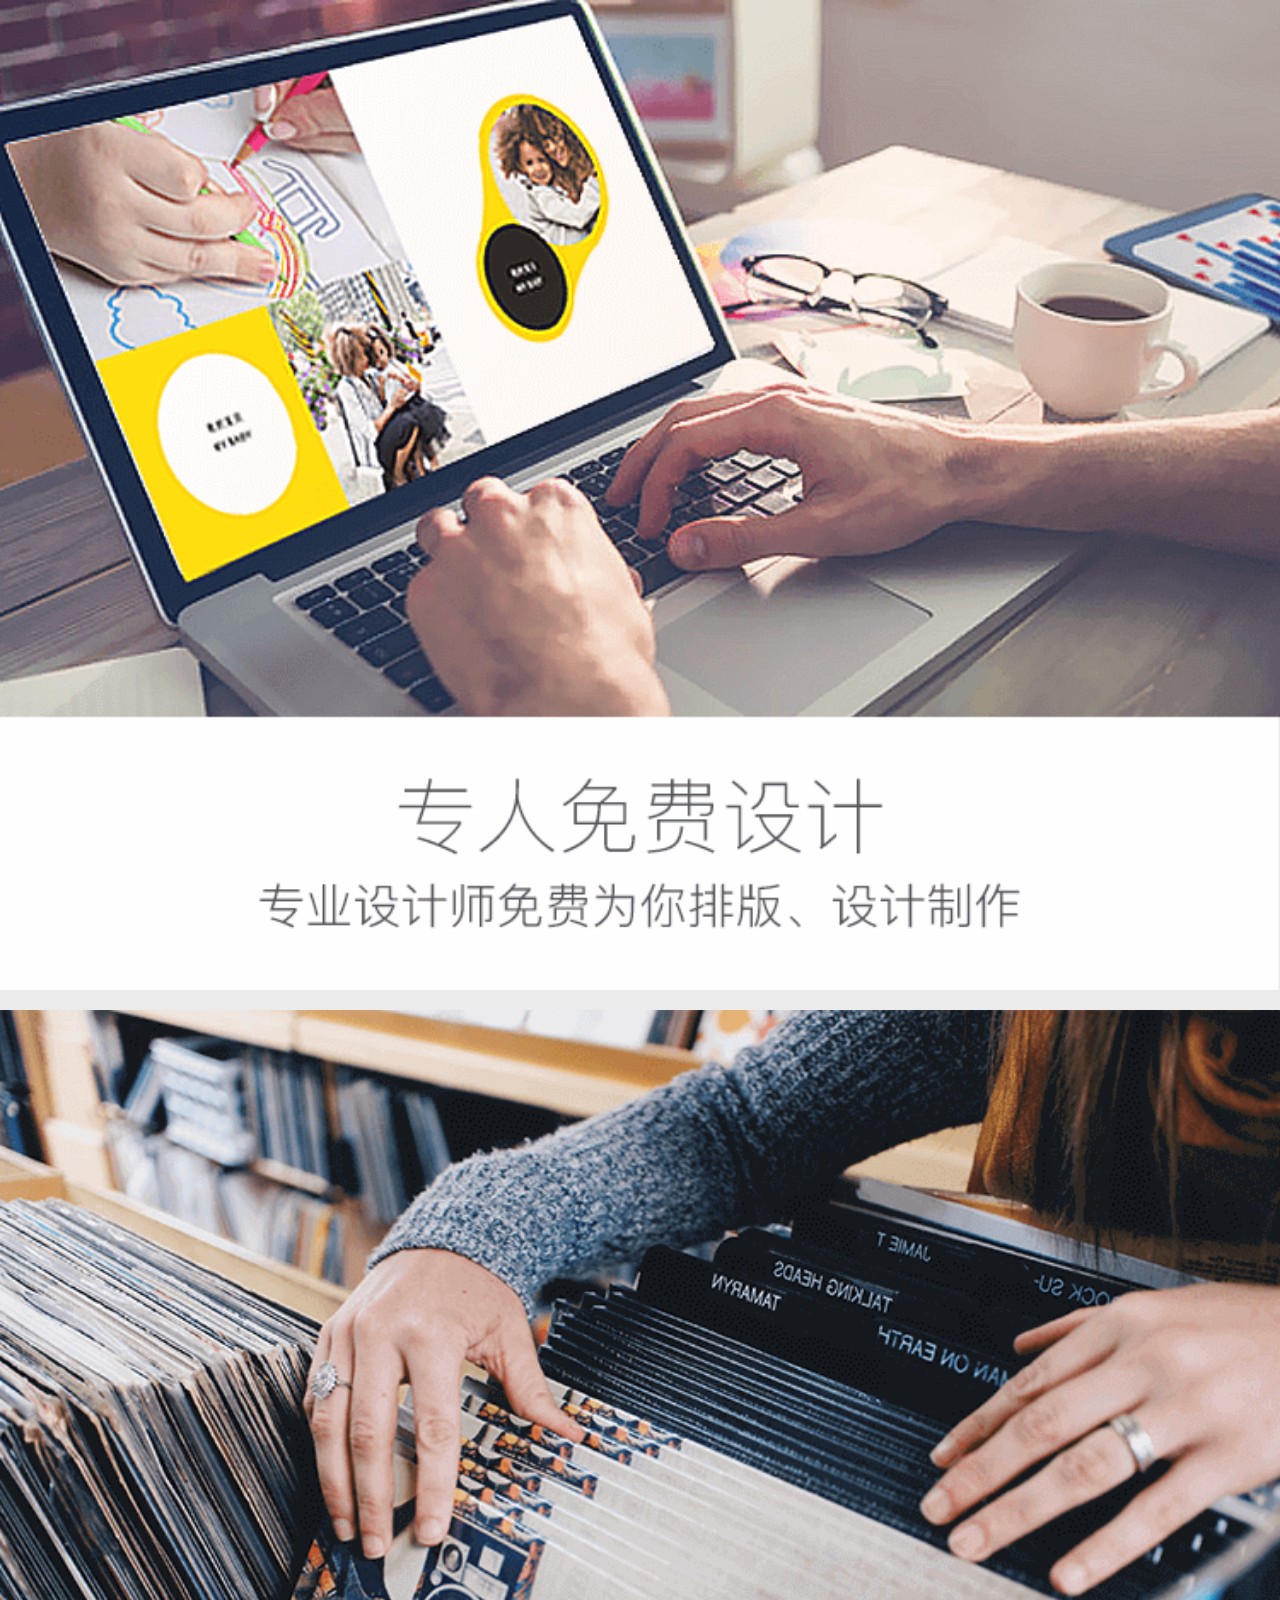
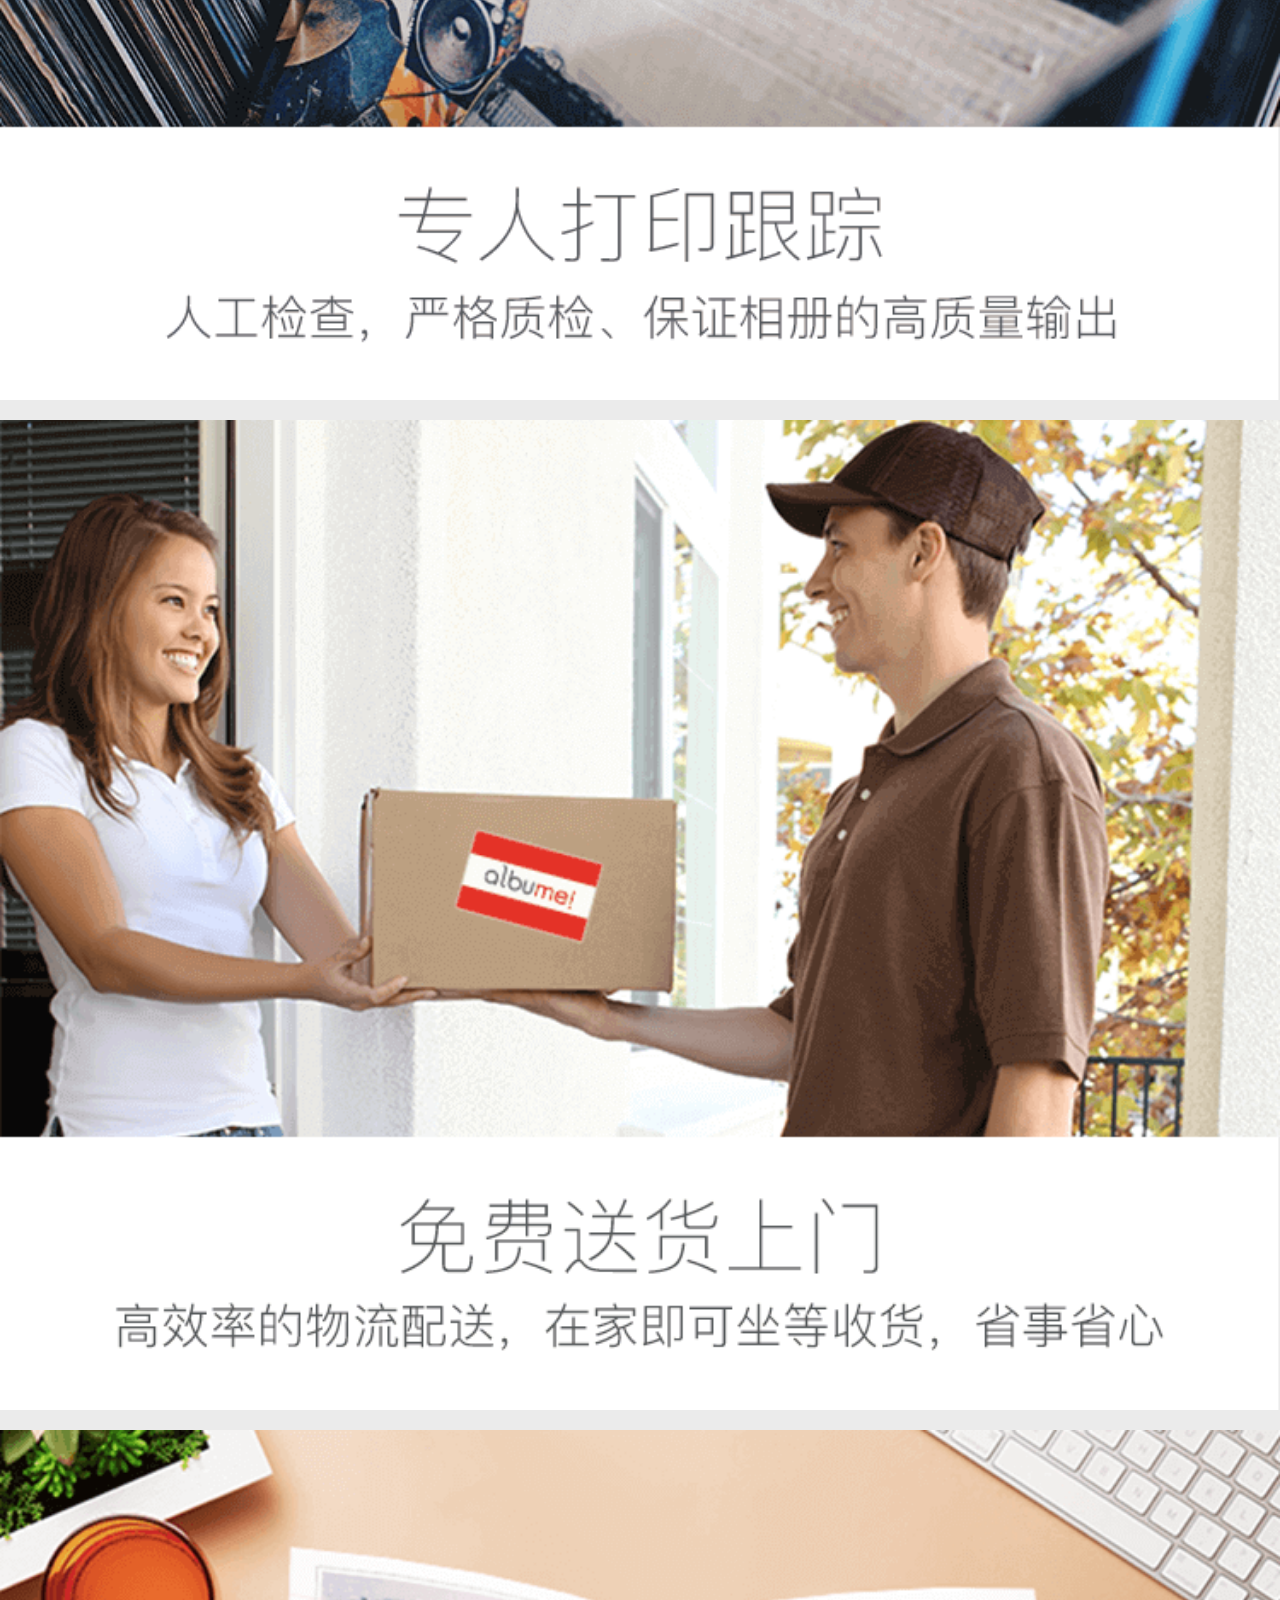
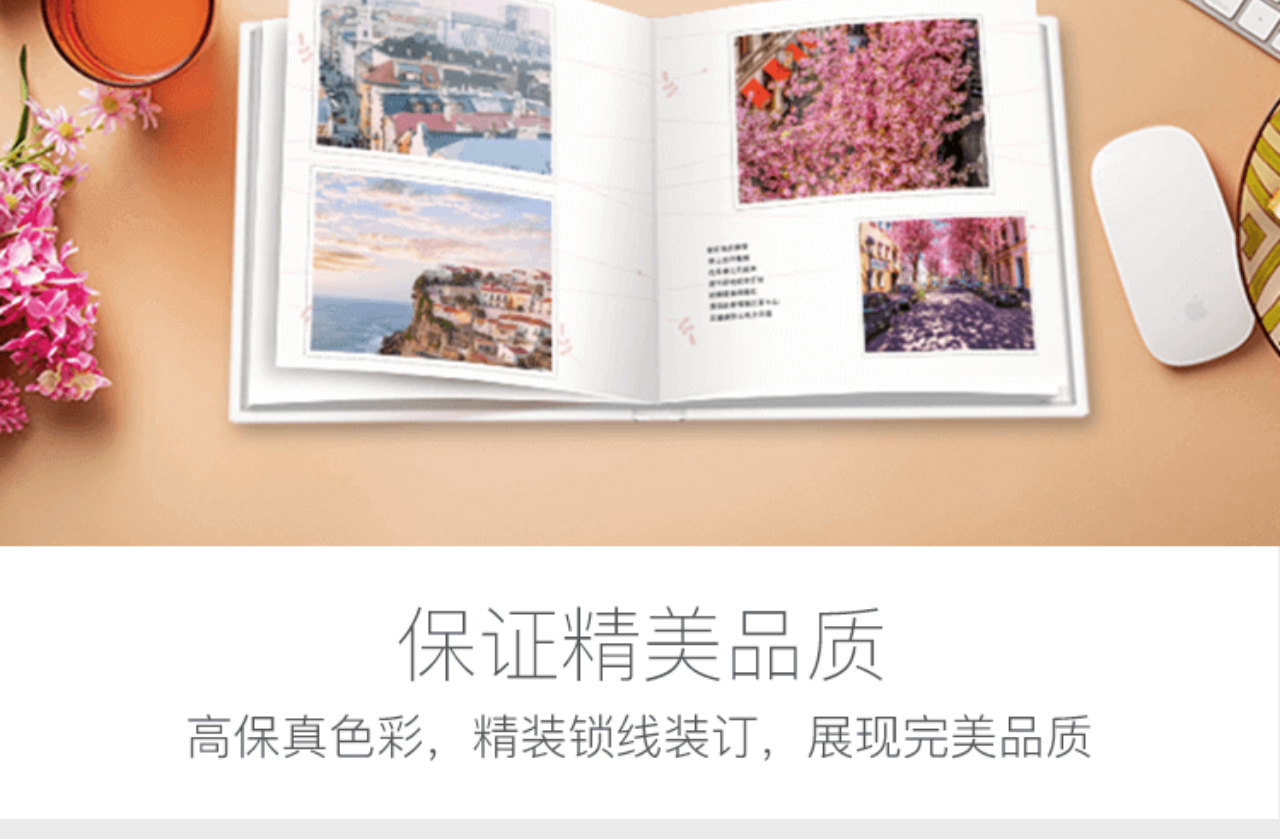
<file: DCWKWebViewDemo/test_2/showPrint.html>
<!DOCTYPE html>
<html lang="en">
<head>
	<meta charset="UTF-8">
	<meta http-equiv="x-ua-compatible" content="ie=edge">
	<meta name="format-detection" content="telephone=no" />
	<meta name="apple-mobile-web-app-capable" content="yes" />
	<meta name="apple-mobile-web-app-status-bar-style" content="black" />
	<meta name="viewport" content="width=device-width, initial-scale=1,user-scalable=0" />
	<title>定制服务</title>
	<link rel="stylesheet" type="text/css" href="normalize.min.css">
	<link rel="stylesheet" type="text/css" href="printpage.min.css">
</head>
<body>
	<!--first item-->
	<div class="item">
		<img src="print_bg_service_01.png" alt="print_bg_service_01" width="100%" height="auto"/>
	</div>
	<!--second item-->
	<div class="item">
		<img src="print_bg_service_02.png" alt="print_bg_service_02" width="100%" height="auto"/>
	</div>
	<!--third item-->
	<div class="item">
		<img src="print_bg_service_03.png" alt="print_bg_service_03" width="100%" height="auto"/>
	</div>
	<!--forth item-->
	<div class="item">
		<img src="print_bg_service_04.png" alt="print_bg_service_04" width="100%" height="auto"/>
	</div>
</body>
</html>
</file>
<file: DCWKWebViewDemo/test_2/printpage.min.css>
html {
	font-size: 62.5%;
	color: #222
}

@media screen and (min-width:20em) {
	html {
		font-size: 62.5%
	}
}

@media screen and (min-width:22.5em) {
	html {
		font-size: 70%
	}
}

@media screen and (min-width:25em) {
	html {
		font-size: 78%
	}
}

@media screen and (min-width:27.5em) {
	html {
		font-size: 86%
	}
}

@media screen and (min-width:30em) {
	html {
		font-size: 93.75%
	}
}

@media screen and (min-width:40em) {
	html {
		font-size: 125%
	}
}

body {
	font-family: "微软雅黑"!important;
	font-size: 1.2rem;
	font-weight: 400!important;
	background-color: #ebebeb!important
}

div {
	width: 100%
}

img {
	display: block
}

a {
	font-weight: 400!important;
	color: #fff;
	font-size: 1.6rem;
	text-decoration: none
}

.wrap,.item {
	margin-bottom: 1rem
}

.campaign {
	position: relative
}

.showBuy {
	width: 36%;
	position: absolute;
	bottom: 25%;
	left: 51%
}

.costom {
	position: relative
}

.showCos {
	width: 41%;
	position: absolute;
	bottom: 37%;
	left: 51%
}

.post {
	position: relative
}

.showPost {
	width: 27%;
	position: absolute;
	bottom: 39%;
	left: 51%
}

.explain {
	margin-bottom: 6rem
}

.printbtn {
	width: 100%;
	height: 6rem;
	position: fixed;
	bottom: 0;
	left: 0;
	background-color: #fff
}

.printwrap {
	position: relative;
	width: 100%;
	height: 6rem
}

.printwrap:before {
	position: absolute;
	top: 0;
	left: 0;
	content: "";
	width: 100%;
	height: 1px;
	background-color: #c9c9c9;
	-webkit-transform: scaleY(.5);
	-ms-transform: scaleY(.5);
	-o-transform: scaleY(.5);
	transform: scaleY(.5)
}

.btnbox {
	width: 89%;
	height: 4rem;
	padding: 1rem 0;
	margin: 0 auto
}

.btn {
	width: 48%;
	height: 4rem;
	display: block;
	background-color: #ff505c;
	text-shadow: none;
	float: left;
	line-height: 4rem;
	text-align: center;
	color: #fff!important;
	border-radius: 5px
}

.weixin {
	float: right
}

#coverPage {
	width: 100%;
	height: 100%;
	position: fixed;
	top: 0;
	left: 0;
	background-color: rgba(0,0,0,.5);
	z-index: 10;
	display: block;
	display: none
}

#showPrint {
        width: 25rem;
        min-width:300px;
	position: fixed;
	top: 55%;
	left: 10%;
	margin-top: -20rem;
	background-color: #fff;
	border-radius: 10px;
	z-index: 11;
	display: none
}

.content {
	width: 21.66666666666667rem;
	margin: 0 auto
}

.content h1 {
	font-size: 1.391304rem;
	color: #0070ff;
	margin: 1.25rem 0;
	text-align: center;
	font-weight: 500
}

.content .num {
	margin-right: 0.666666rem
}

p {
	margin: 0 0 .2rem
}

.content .citem {
	margin-bottom: 1.25rem
}

.content .oitem {
	margin-left: 1.5rem
}

.closeBtn {
	width: 100%;
	height: 3.666666666rem;
	line-height: 4.2rem;
	display: block;
	color: #0070ff!important;
	text-align: center;
	position: relative
}

.closeBtn:before {
	position: absolute;
	top: 0;
	left: 0;
	content: "";
	width: 100%;
	height: 1px;
	background-color: #c9c9c9;
	-webkit-transform: scaleY(.5);
	-ms-transform: scaleY(.5);
	-o-transform: scaleY(.5);
	transform: scaleY(.5)
}

#whereToBuy {
        width: 25rem;
        min-width:300px;
	position: fixed;
	top: 50%;
	left: 10%;
	margin-top: -7rem;
	background-color: #fff;
	border-radius: 10px;
	z-index: 11;
	display: none
}

.toPrint {
	width: 100%;
	height: 4.5rem;
	line-height: 4.5rem;
	display: block;
	text-align: center;
	font-size: 1.6rem;
	color: #54575a!important;
	position: relative
}

.toPrint:after {
	position: absolute;
	bottom: 0;
	left: 0;
	content: "";
	width: 100%;
	height: 1px;
	background-color: #c9c9c9;
	-webkit-transform: scaleY(.5);
	-ms-transform: scaleY(.5);
	-o-transform: scaleY(.5);
	transform: scaleY(.5)
}

.cancel {
	width: 100%;
	height: 4.5rem;
	line-height: 4.5rem;
	display: block;
	text-align: center;
	font-size: 1.6rem;
	color: #0070ff!important
}

#weixinTip {
	width: 25rem;
        min-width:300px;
	background-color: #ffffff;
	border-radius: 0.446rem;
	position: fixed;
	top: 50%;
	left: 10%;
	margin-top: -19rem;
	z-index: 15;
	display: none;
}

.weixinContent {
	width: 86%;
	margin: 0 auto;
        margin-top: 1.6666666rem;
	color: rgb(84,87,90);
	font-size: 1.25rem;
}
.weixinTitle {
	text-align:center;
	margin-top:1.6666666rem;
	font-size: 1.428rem;
	color: rgb(84,87,90);
	font-weight: 400!important;
}
.tipLogo {
	text-align:center;
	margin-top: 0.83333333rem;
}
.tipLogo img {
	height:3.33333333rem;
	max-width:250px;
	margin: 0 auto;
}
.inputCp {
        height:20px;
        text-align:center;
        font-size:18px;
        font-weight:600!important;
        opacity:0; 
}
.inputCp #copy {
        width:100%;
        height:30px;
        display:block;
        border:0px;
        text-align:center;
        font-size=6px;
        padding:0;margin:0;
}
.weixinContent .picGuide {
	text-align:center;
	margin: 0 auto;
	margin-top: 0.833333rem;
}
.weixinContent .picGuide img{
        height: 8.3333333rem;
	display: inline;
}
#weixinTip .copyButton {
	width:21.6666666rem;
        height:2.3333333rem;
	margin: 0 auto;
	margin-top: 1.1666666rem;
	text-align: center;
}
.copyButton a{
        width:100%;
        line-height:2.3333333rem;
        font-size:0.846em; 
        border-radius:0.2083333rem;
        display:block;
        background-color:#FF505C;
}
#weixinTip .line {
	width:100%;
	height:0.08333333333rem;
	margin:0 auto;
	margin-top:1.1666666rem;
	background-color:#c9c9c9;
}

#weixinTip .tarBar {
        width:100%;
        height: 5rem;
        background: #c9c9c9;
}
.tarBar a {
        width:12.4583333rem;
        min-width:149.5px;
	height:5rem;
        display: block;
        background-color: #FFFFFF;
        font-size:1.42857142857rem;
	text-align:center;
	color: #007AFF;
	line-height:5rem;
}

.tarbarLine {
        width:0.08333333333333333333333rem;
        display: block;
	height:100%;
	background-color:#c9c9c9;
}
</file>
